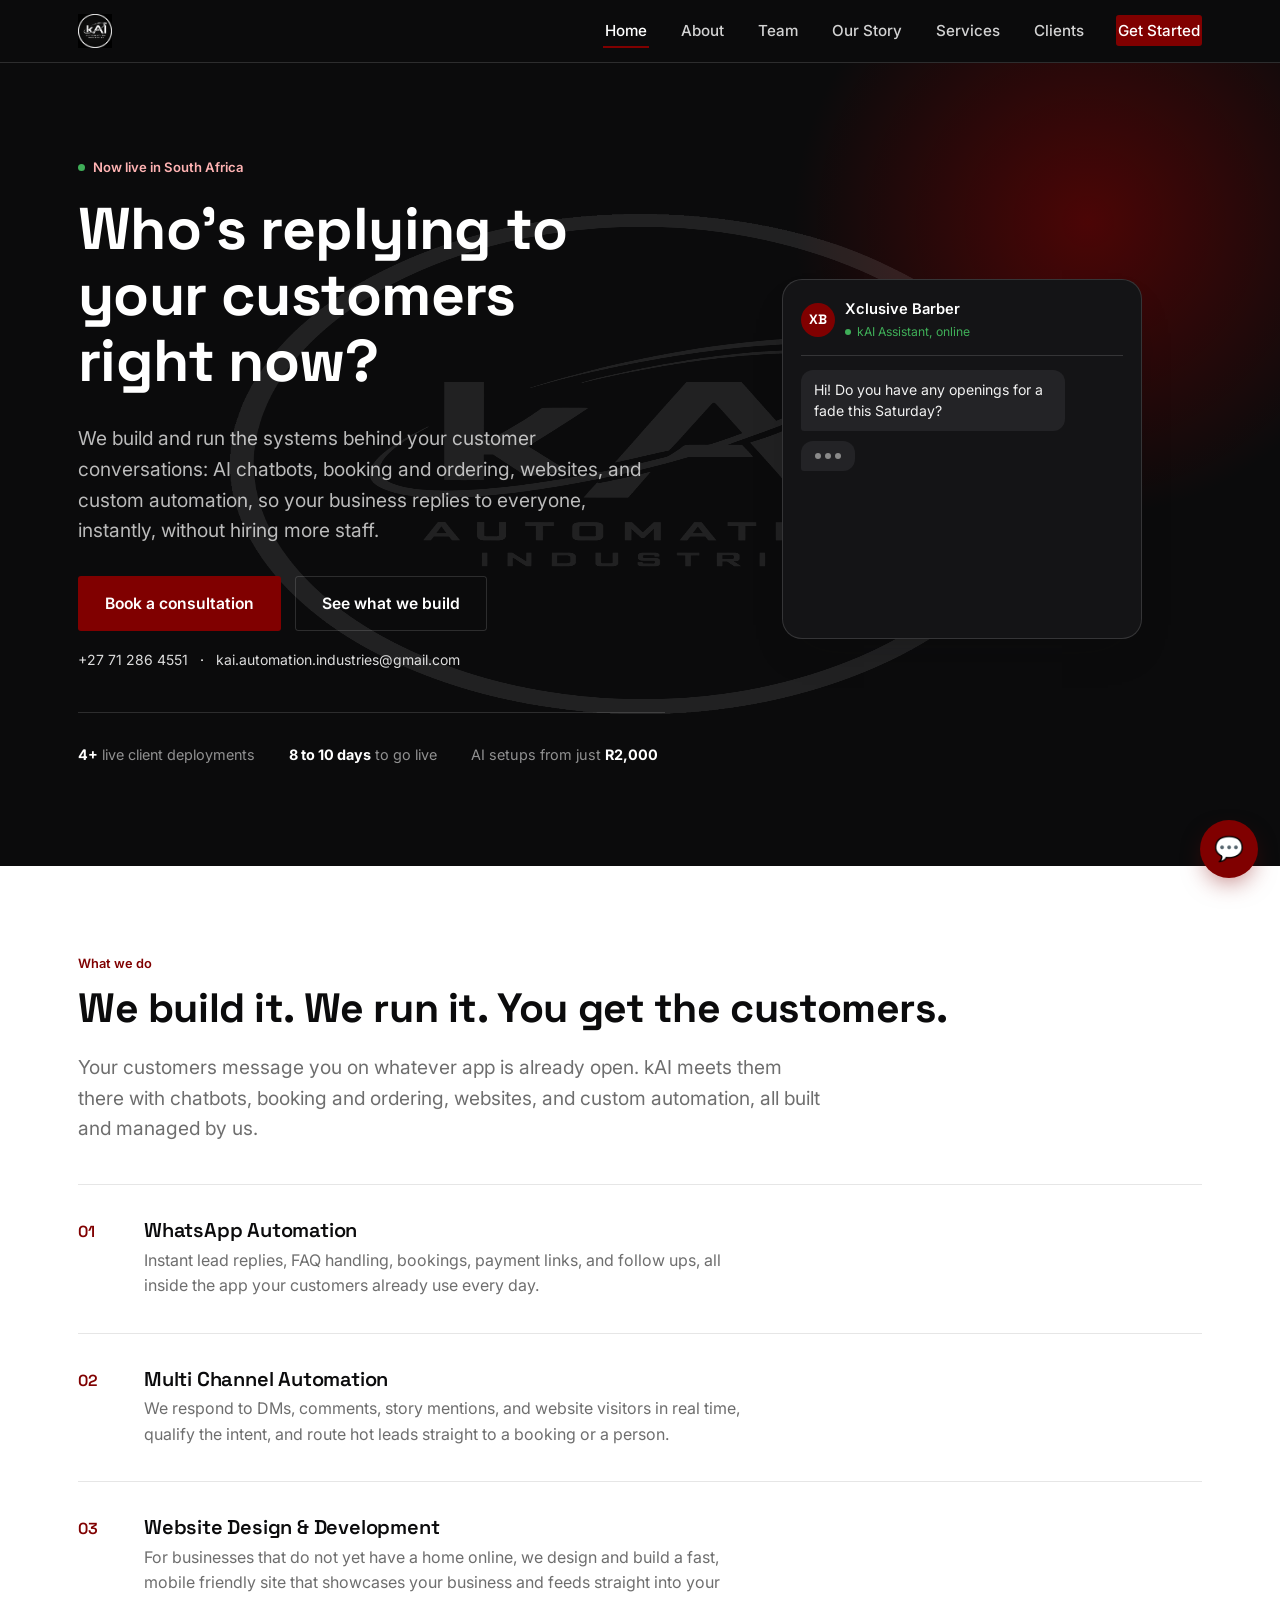
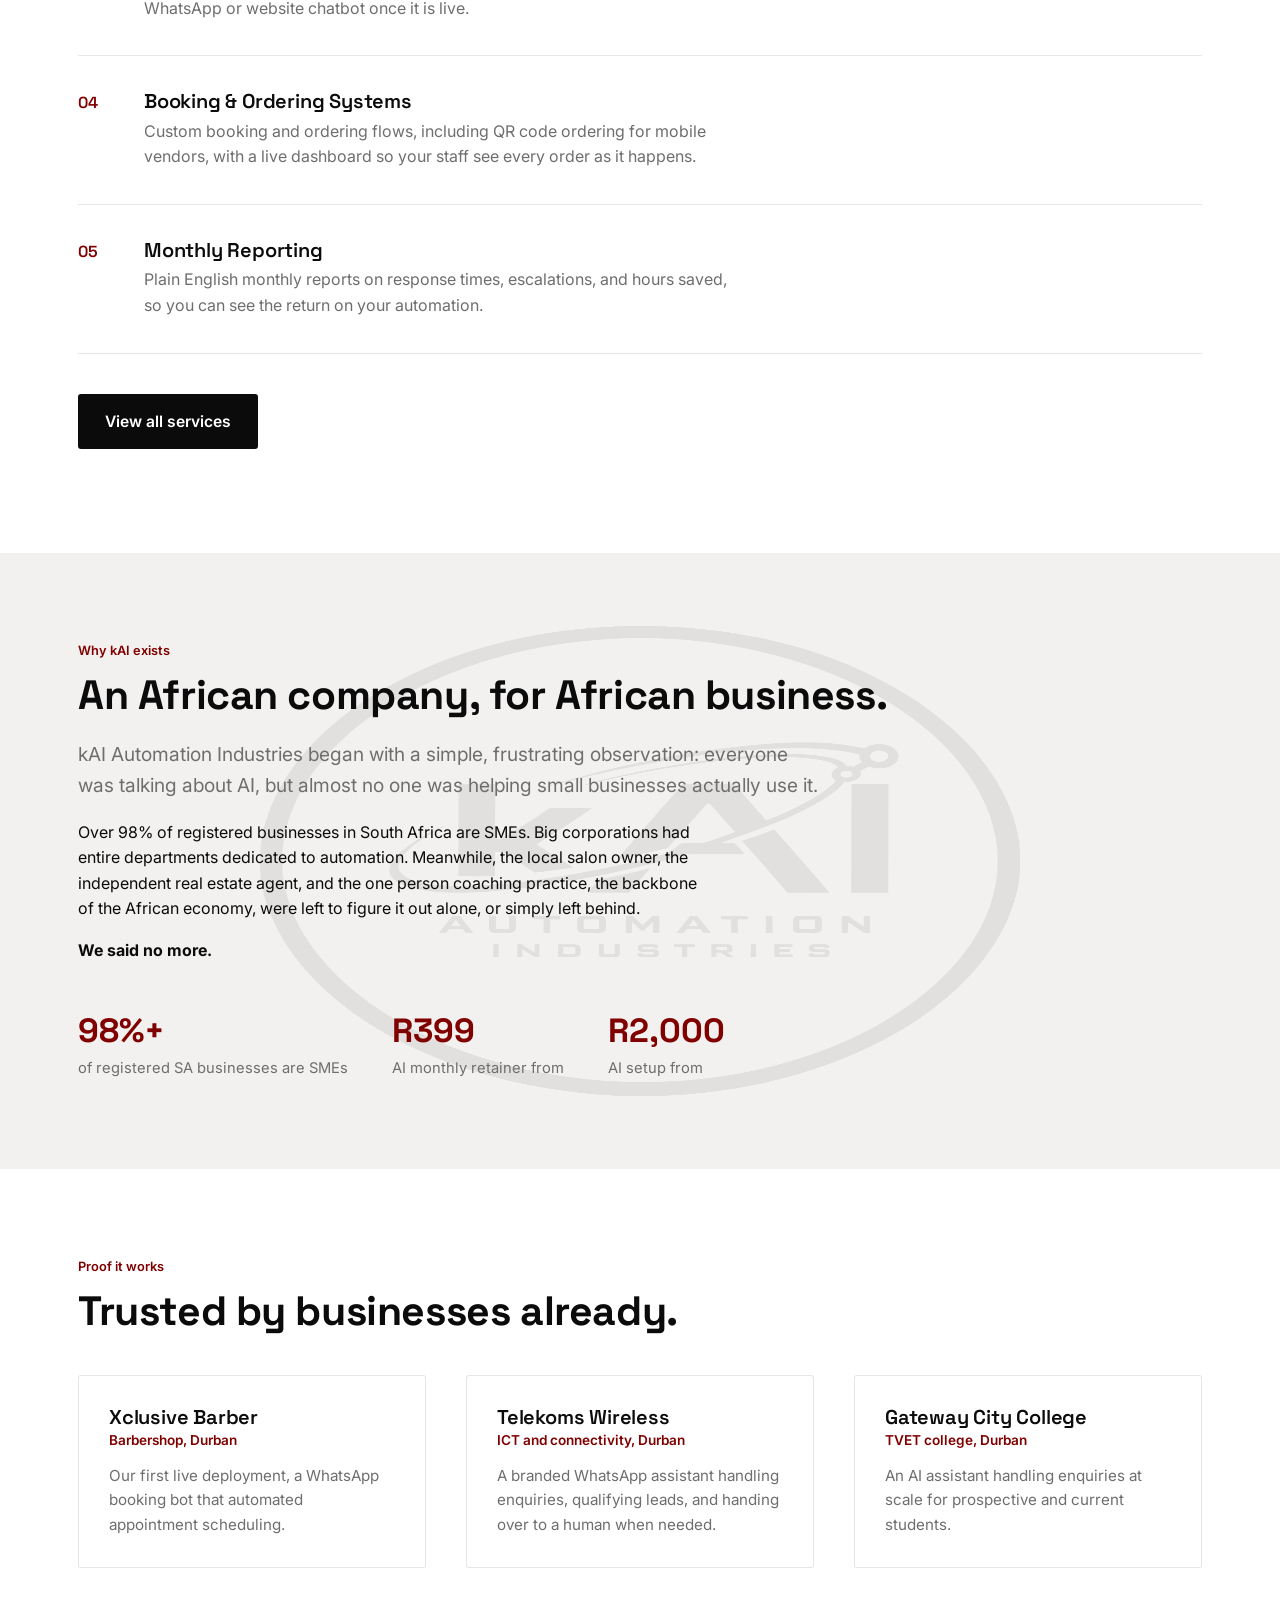
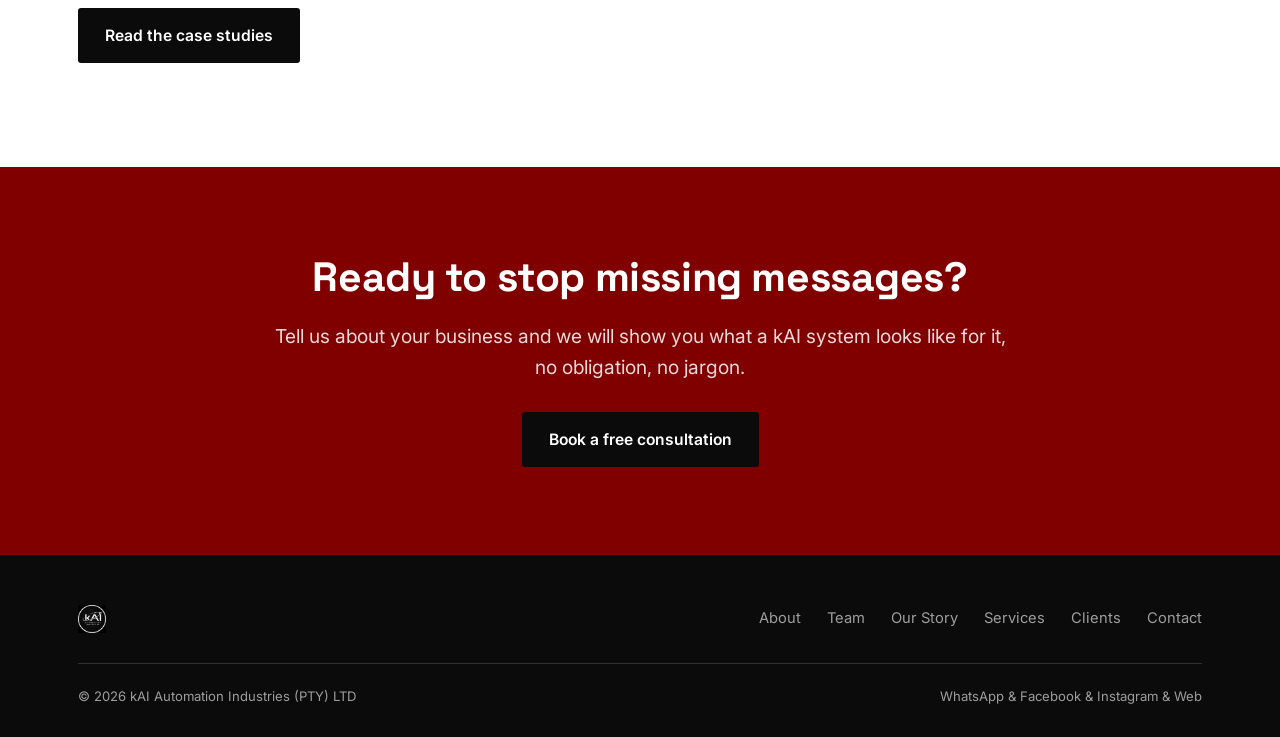
<file: index.html>
<!DOCTYPE html>
<html lang="en">
<head>
<link rel="icon" type="image/png" href="/assets/kai-logo.png">
<meta charset="UTF-8">
<meta name="viewport" content="width=device-width, initial-scale=1.0">
<title>kAI Automation Industries | AI Chatbots &amp; Automation for South African SMEs</title>
<meta name="description" content="AI automation, WhatsApp systems, websites and business workflows built for South African SMEs.">
<link rel="stylesheet" href="styles.css">
</head>
<body>
<header class="site-header">
<nav class="nav">
<a href="index.html" class="nav-brand"><img src="assets/kai-logo.png" alt="kAI Automation Industries logo"></a>
<button class="nav-toggle" aria-label="Toggle navigation" aria-expanded="false">&#9776;</button>
<ul class="nav-links"><li><a href="index.html" aria-current="page" class="">Home</a></li><li><a href="about.html" class="">About</a></li><li><a href="team.html" class="">Team</a></li><li><a href="story.html" class="">Our Story</a></li><li><a href="services.html" class="">Services</a></li><li><a href="clients.html" class="">Clients</a></li><li><a href="contact.html" class="nav-cta">Get Started</a></li></ul>
</nav>
</header><section class="hero">
<div class="hero-logo-watermark" aria-hidden="true"></div>
<div class="container hero-grid">
<div>
<div class="hero-kicker"><span class="dot"></span> Now live in South Africa</div>
<h1>Who's replying to your customers right now?</h1>
<p class="lead">We build and run the systems behind your customer conversations: AI chatbots, booking and ordering, websites, and custom automation, so your business replies to everyone, instantly, without hiring more staff.</p>
<div class="hero-actions"><a href="contact.html" class="btn btn-primary">Book a consultation</a><a href="services.html" class="btn btn-outline">See what we build</a></div><div class="hero-contact"><a href="tel:+27712864551">+27 71 286 4551</a><span>·</span><a href="mailto:kai.automation.industries@gmail.com">kai.automation.industries@gmail.com</a></div>
<div class="trust-strip"><span><strong>4+</strong> live client deployments</span><span><strong>8 to 10 days</strong> to go live</span><span>AI setups from just <strong>R2,000</strong></span></div>
</div>
<div><div class="phone"><div class="phone-head"><div class="phone-avatar">XB</div><div><div class="name">Xclusive Barber</div><div class="status"><span class="dot"></span> kAI Assistant, online</div></div></div><div class="phone-body" id="heroPhoneBody"></div></div></div>
</div>
</section>

<section class="section">
<div class="container">
<div class="eyebrow">What we do</div>
<h2>We build it. We run it. You get the customers.</h2>
<p class="lead">Your customers message you on whatever app is already open. kAI meets them there with chatbots, booking and ordering, websites, and custom automation, all built and managed by us.</p>
<div class="divider-list mt-40">
<div class="service-row"><span class="idx">01</span><div><h3>WhatsApp Automation</h3><p>Instant lead replies, FAQ handling, bookings, payment links, and follow ups, all inside the app your customers already use every day.</p></div></div>
<div class="service-row"><span class="idx">02</span><div><h3>Multi Channel Automation</h3><p>We respond to DMs, comments, story mentions, and website visitors in real time, qualify the intent, and route hot leads straight to a booking or a person.</p></div></div>
<div class="service-row"><span class="idx">03</span><div><h3>Website Design &amp; Development</h3><p>For businesses that do not yet have a home online, we design and build a fast, mobile friendly site that showcases your business and feeds straight into your WhatsApp or website chatbot once it is live.</p></div></div>
<div class="service-row"><span class="idx">04</span><div><h3>Booking &amp; Ordering Systems</h3><p>Custom booking and ordering flows, including QR code ordering for mobile vendors, with a live dashboard so your staff see every order as it happens.</p></div></div>
<div class="service-row"><span class="idx">05</span><div><h3>Monthly Reporting</h3><p>Plain English monthly reports on response times, escalations, and hours saved, so you can see the return on your automation.</p></div></div>
</div>
<p class="mt-40"><a href="services.html" class="btn btn-ink">View all services</a></p>
</div>
</section>

<section class="section section--surface logo-watermark">
<div class="container">
<div class="eyebrow">Why kAI exists</div>
<h2>An African company, for African business.</h2>
<p class="lead measure">kAI Automation Industries began with a simple, frustrating observation: everyone was talking about AI, but almost no one was helping small businesses actually use it.</p>
<p class="measure">Over 98% of registered businesses in South Africa are SMEs. Big corporations had entire departments dedicated to automation. Meanwhile, the local salon owner, the independent real estate agent, and the one person coaching practice, the backbone of the African economy, were left to figure it out alone, or simply left behind.</p>
<p class="measure"><strong>We said no more.</strong></p>
<div class="stat-row mt-40"><div class="stat"><div class="num">98%+</div><div class="label">of registered SA businesses are SMEs</div></div><div class="stat"><div class="num">R399</div><div class="label">AI monthly retainer from</div></div><div class="stat"><div class="num">R2,000</div><div class="label">AI setup from</div></div></div>
</div>
</section>

<section class="section">
<div class="container">
<div class="eyebrow">Proof it works</div>
<h2>Trusted by businesses already.</h2>
<div class="grid grid--3 mt-40">
<div class="client-card"><h3>Xclusive Barber</h3><div class="sector">Barbershop, Durban</div><p>Our first live deployment, a WhatsApp booking bot that automated appointment scheduling.</p></div>
<div class="client-card"><h3>Telekoms Wireless</h3><div class="sector">ICT and connectivity, Durban</div><p>A branded WhatsApp assistant handling enquiries, qualifying leads, and handing over to a human when needed.</p></div>
<div class="client-card"><h3>Gateway City College</h3><div class="sector">TVET college, Durban</div><p>An AI assistant handling enquiries at scale for prospective and current students.</p></div>
</div>
<p class="mt-40"><a href="clients.html" class="btn btn-ink">Read the case studies</a></p>
</div>
</section>

<section class="section section--maroon center">
<div class="container"><h2>Ready to stop missing messages?</h2><p class="lead" style="color:rgba(255,255,255,0.85);margin-left:auto;margin-right:auto;">Tell us about your business and we will show you what a kAI system looks like for it, no obligation, no jargon.</p><a href="contact.html" class="btn btn-ink" style="margin-top:10px;">Book a free consultation</a></div>
</section><footer class="site-footer">
<div class="container">
<div class="footer-top">
<div class="footer-brand"><img src="assets/kai-logo.png" alt="kAI Automation Industries logo"></div>
<ul class="footer-links">
<li><a href="about.html">About</a></li><li><a href="team.html">Team</a></li><li><a href="story.html">Our Story</a></li><li><a href="services.html">Services</a></li><li><a href="clients.html">Clients</a></li><li><a href="contact.html">Contact</a></li>
</ul>
</div>
<div class="footer-bottom">
<span>&copy; <span id="year"></span> kAI Automation Industries (PTY) LTD</span>
<span>WhatsApp &amp; Facebook &amp; Instagram &amp; Web</span>
</div>
</div>
</footer>
<div class="kai-widget" id="kaiWidget">
<div class="kai-widget-panel">
<div class="kai-widget-header"><span class="dot"></span><div><div class="title">kAI Assistant</div><div class="sub">Typically replies in seconds</div></div></div>
<div class="kai-widget-body"><div class="bubble in">Hi, I'm the kAI assistant. Ask me about pricing, channels, or booking a demo.</div></div>
<div class="kai-widget-quick">
<button class="kai-chip" data-key="pricing">What does it cost?</button>
<button class="kai-chip" data-key="channels">Which platforms?</button>
<button class="kai-chip" data-key="demo">Book a demo</button>
<button class="kai-chip" data-key="human">Talk to a human</button>
</div>
</div>
<button class="kai-widget-btn" aria-label="Open kAI assistant">&#128172;</button>
</div>
<script src="script.js"></script>
</body></html>
</file>
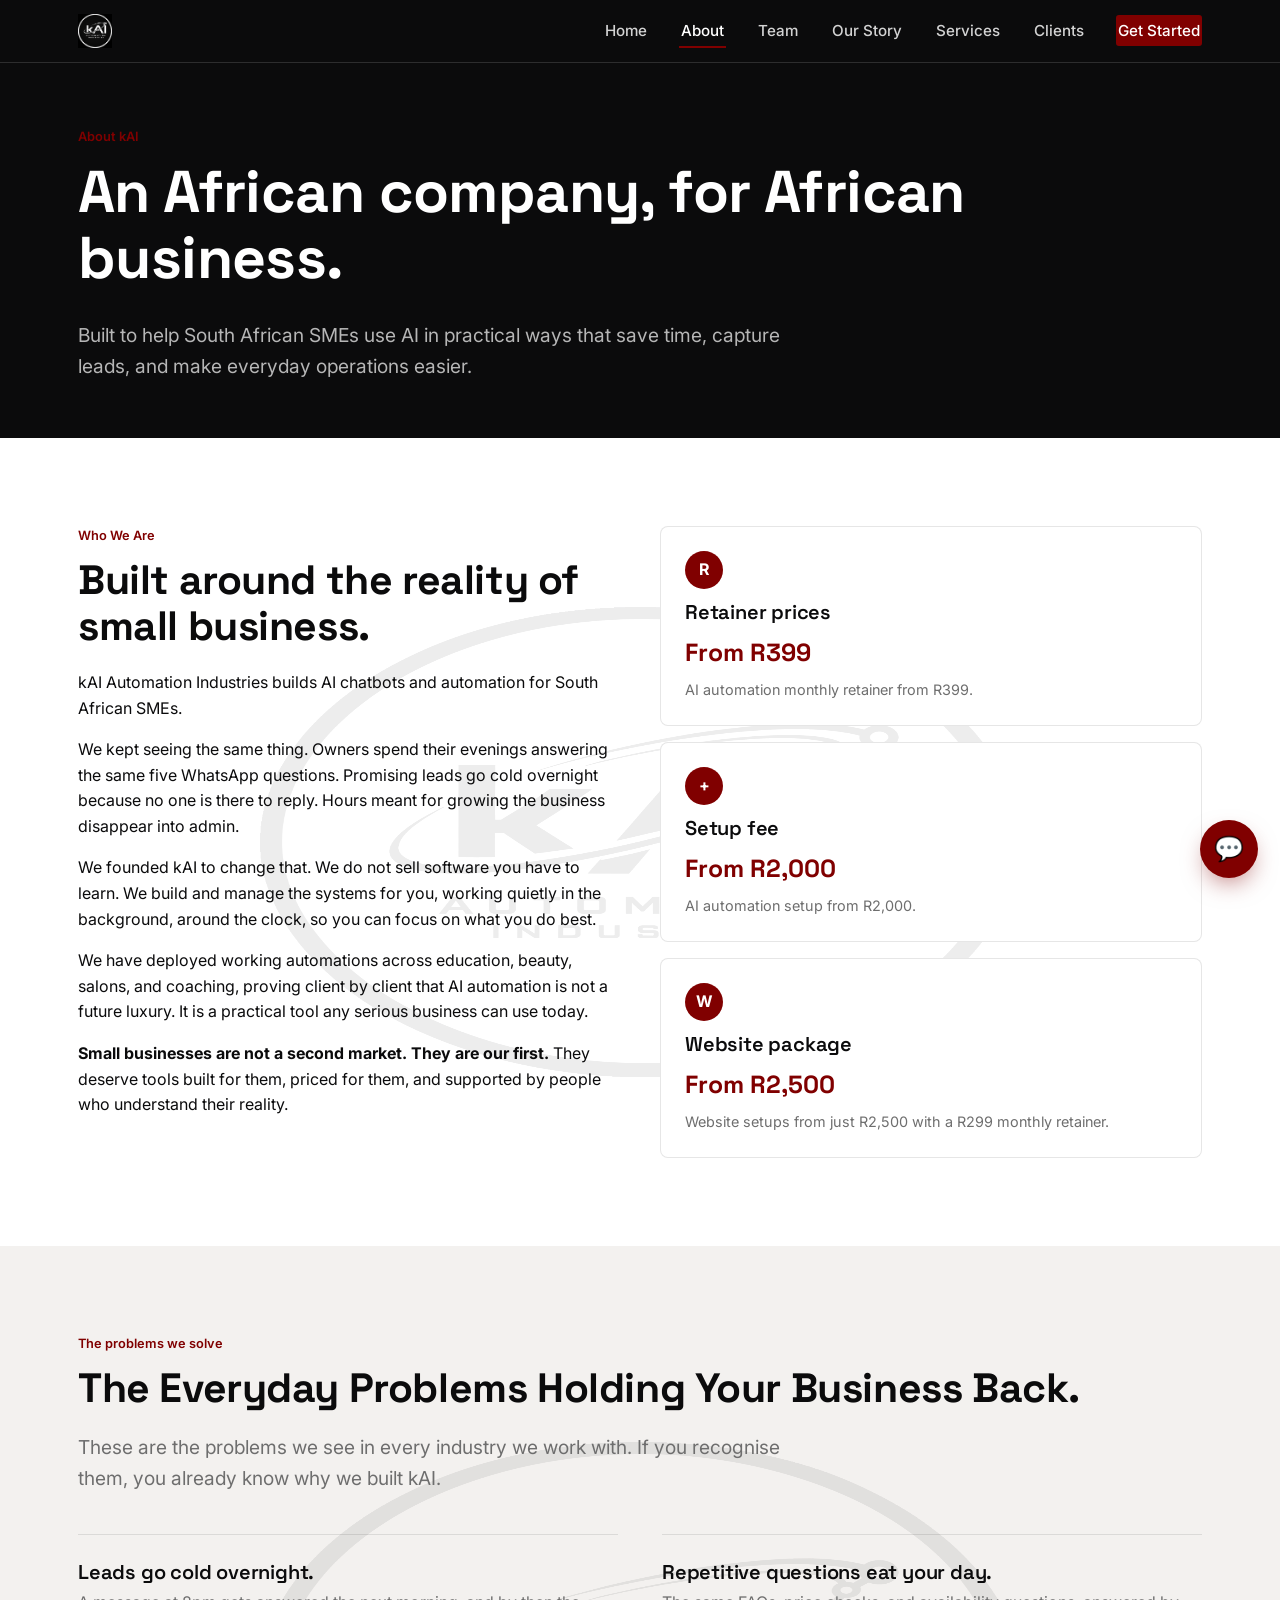
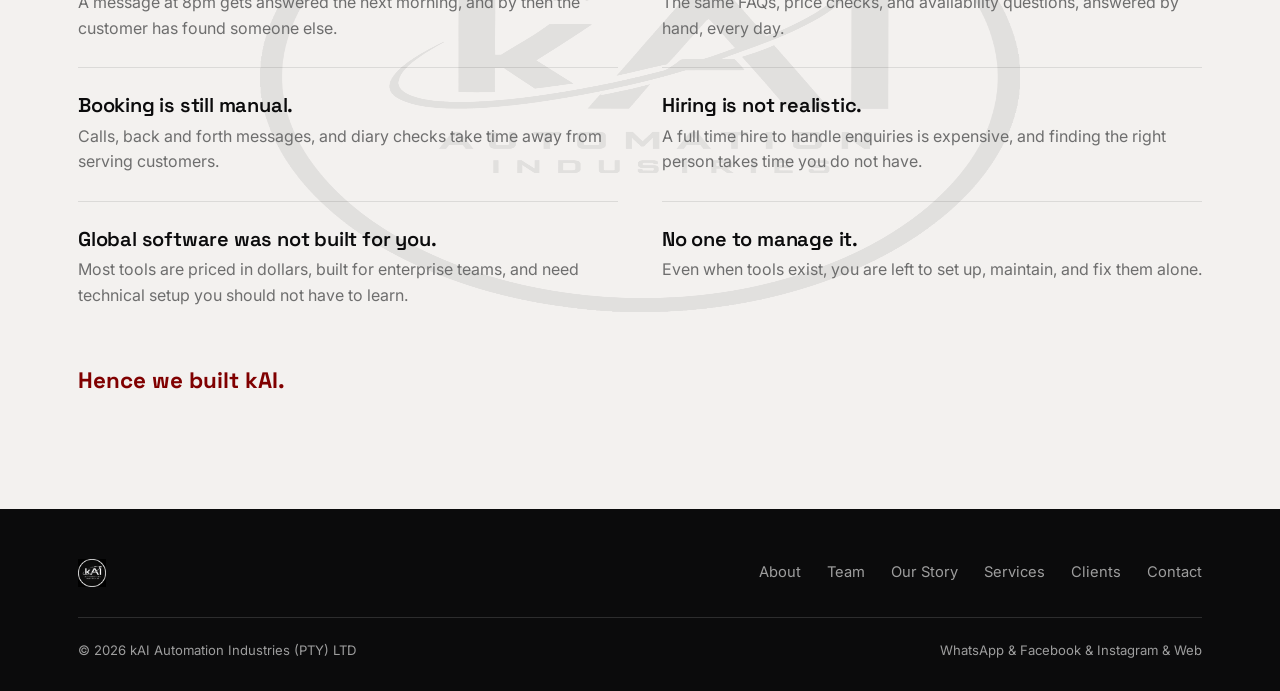
<file: about.html>
<!DOCTYPE html>
<html lang="en">
<head>
<link rel="icon" type="image/png" href="/assets/kai-logo.png">
<meta charset="UTF-8">
<meta name="viewport" content="width=device-width, initial-scale=1.0">
<title>About | kAI Automation Industries</title>
<meta name="description" content="kAI Automation Industries builds AI chatbots and automation for South African SMEs.">
<link rel="stylesheet" href="styles.css">
</head>
<body>
<header class="site-header">
<nav class="nav">
<a href="index.html" class="nav-brand"><img src="assets/kai-logo.png" alt="kAI Automation Industries logo"></a>
<button class="nav-toggle" aria-label="Toggle navigation" aria-expanded="false">&#9776;</button>
<ul class="nav-links"><li><a href="index.html" class="">Home</a></li><li><a href="about.html" aria-current="page" class="">About</a></li><li><a href="team.html" class="">Team</a></li><li><a href="story.html" class="">Our Story</a></li><li><a href="services.html" class="">Services</a></li><li><a href="clients.html" class="">Clients</a></li><li><a href="contact.html" class="nav-cta">Get Started</a></li></ul>
</nav>
</header><section class="page-hero"><div class="container"><div class="eyebrow">About kAI</div><h1>An African company, for African business.</h1><p class="lead">Built to help South African SMEs use AI in practical ways that save time, capture leads, and make everyday operations easier.</p></div></section>
<section class="section logo-watermark"><div class="container grid grid--2"><div><div class="eyebrow">Who We Are</div><h2>Built around the reality of small business.</h2><p class="measure">kAI Automation Industries builds AI chatbots and automation for South African SMEs.</p><p class="measure">We kept seeing the same thing. Owners spend their evenings answering the same five WhatsApp questions. Promising leads go cold overnight because no one is there to reply. Hours meant for growing the business disappear into admin.</p><p class="measure">We founded kAI to change that. We do not sell software you have to learn. We build and manage the systems for you, working quietly in the background, around the clock, so you can focus on what you do best.</p><p class="measure">We have deployed working automations across education, beauty, salons, and coaching, proving client by client that AI automation is not a future luxury. It is a practical tool any serious business can use today.</p><p class="measure"><strong>Small businesses are not a second market. They are our first.</strong> They deserve tools built for them, priced for them, and supported by people who understand their reality.</p></div><div class="about-side"><div class="pricing-icon-card"><div class="icon">R</div><h3>Retainer prices</h3><strong>From R399</strong><p>AI automation monthly retainer from R399.</p></div><div class="pricing-icon-card"><div class="icon">+</div><h3>Setup fee</h3><strong>From R2,000</strong><p>AI automation setup from R2,000.</p></div><div class="pricing-icon-card"><div class="icon">W</div><h3>Website package</h3><strong>From R2,500</strong><p>Website setups from just R2,500 with a R299 monthly retainer.</p></div></div></div></section>
<section class="section section--surface logo-watermark"><div class="container"><div class="eyebrow">The problems we solve</div><h2>The Everyday Problems Holding Your Business Back.</h2><p class="lead">These are the problems we see in every industry we work with. If you recognise them, you already know why we built kAI.</p><div class="problem-list mt-40">
<div><h3>Leads go cold overnight.</h3><p>A message at 8pm gets answered the next morning, and by then the customer has found someone else.</p></div>
<div><h3>Repetitive questions eat your day.</h3><p>The same FAQs, price checks, and availability questions, answered by hand, every day.</p></div>
<div><h3>Booking is still manual.</h3><p>Calls, back and forth messages, and diary checks take time away from serving customers.</p></div>
<div><h3>Hiring is not realistic.</h3><p>A full time hire to handle enquiries is expensive, and finding the right person takes time you do not have.</p></div>
<div><h3>Global software was not built for you.</h3><p>Most tools are priced in dollars, built for enterprise teams, and need technical setup you should not have to learn.</p></div>
<div><h3>No one to manage it.</h3><p>Even when tools exist, you are left to set up, maintain, and fix them alone.</p></div>
</div><p class="closing-line">Hence we built kAI.</p></div></section><footer class="site-footer">
<div class="container">
<div class="footer-top">
<div class="footer-brand"><img src="assets/kai-logo.png" alt="kAI Automation Industries logo"></div>
<ul class="footer-links">
<li><a href="about.html">About</a></li><li><a href="team.html">Team</a></li><li><a href="story.html">Our Story</a></li><li><a href="services.html">Services</a></li><li><a href="clients.html">Clients</a></li><li><a href="contact.html">Contact</a></li>
</ul>
</div>
<div class="footer-bottom">
<span>&copy; <span id="year"></span> kAI Automation Industries (PTY) LTD</span>
<span>WhatsApp &amp; Facebook &amp; Instagram &amp; Web</span>
</div>
</div>
</footer>
<div class="kai-widget" id="kaiWidget">
<div class="kai-widget-panel">
<div class="kai-widget-header"><span class="dot"></span><div><div class="title">kAI Assistant</div><div class="sub">Typically replies in seconds</div></div></div>
<div class="kai-widget-body"><div class="bubble in">Hi, I'm the kAI assistant. Ask me about pricing, channels, or booking a demo.</div></div>
<div class="kai-widget-quick">
<button class="kai-chip" data-key="pricing">What does it cost?</button>
<button class="kai-chip" data-key="channels">Which platforms?</button>
<button class="kai-chip" data-key="demo">Book a demo</button>
<button class="kai-chip" data-key="human">Talk to a human</button>
</div>
</div>
<button class="kai-widget-btn" aria-label="Open kAI assistant">&#128172;</button>
</div>
<script src="script.js"></script>
</body></html>
</file>
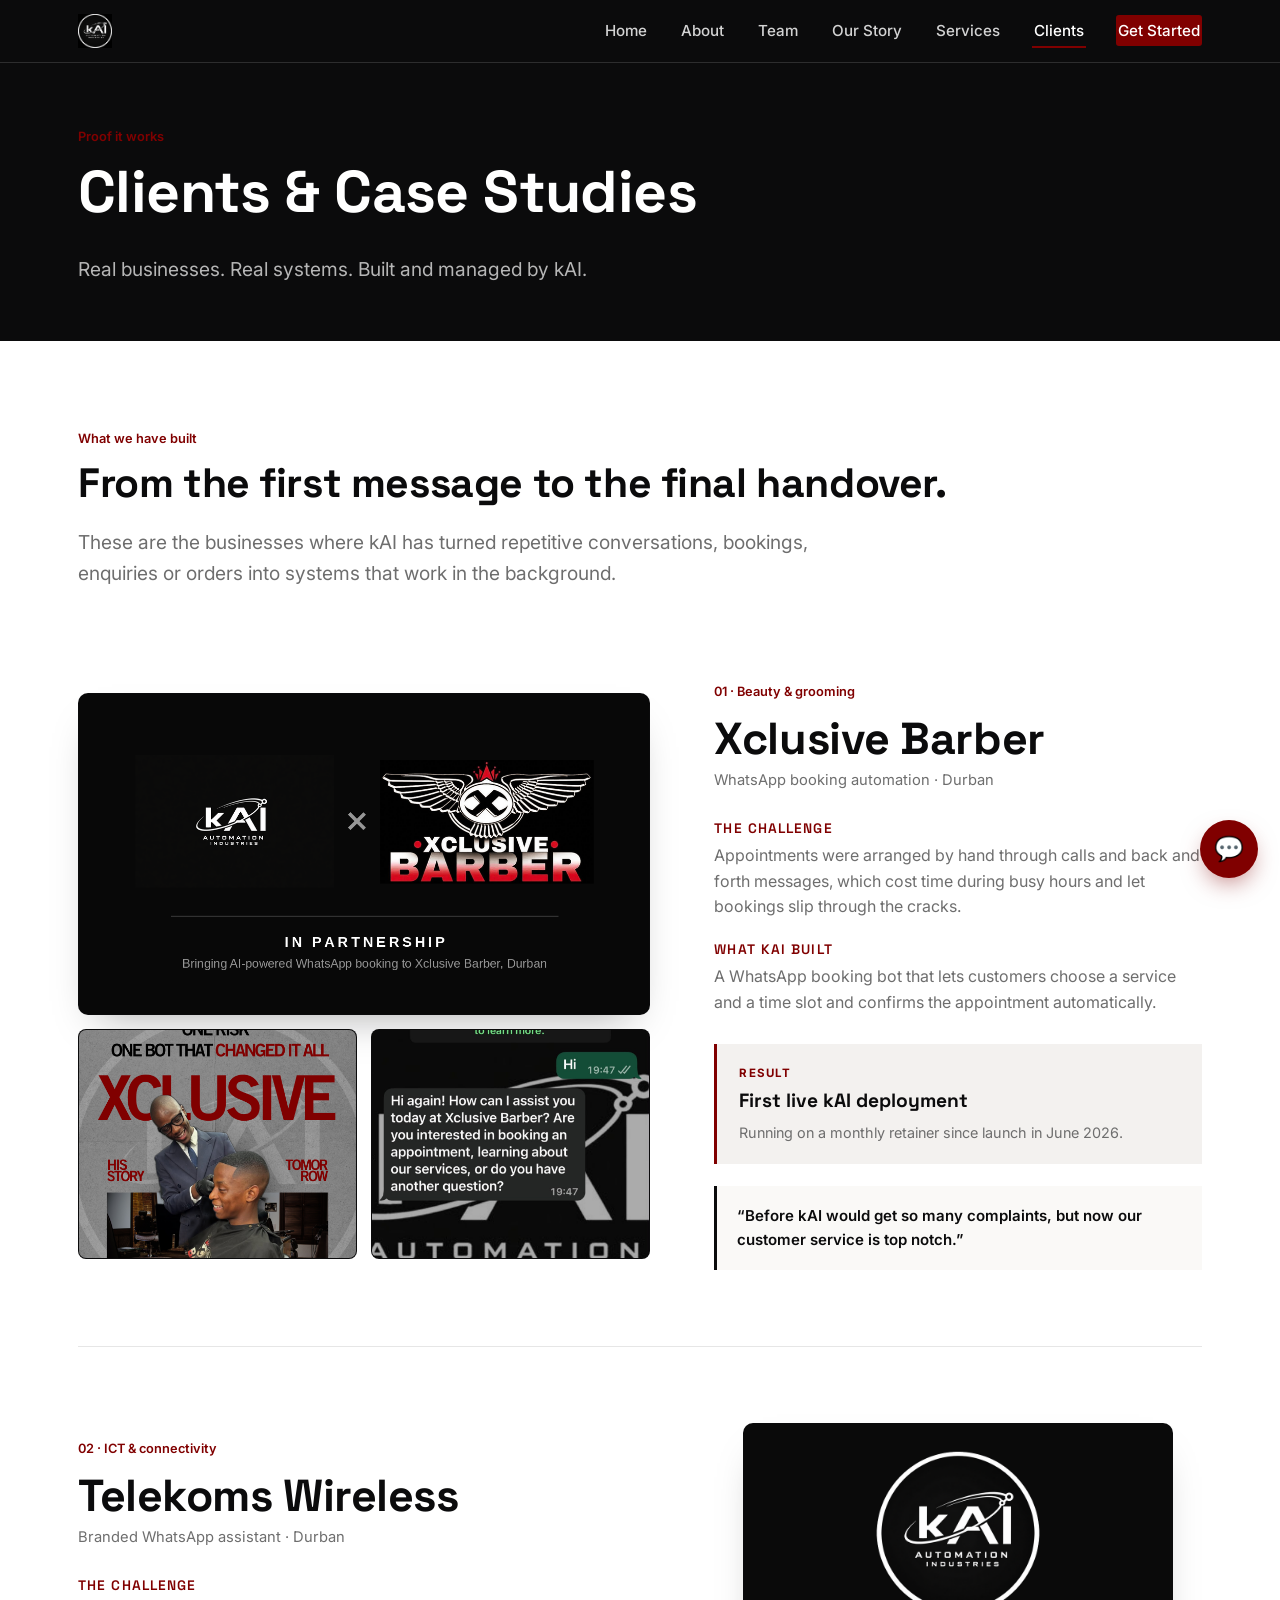
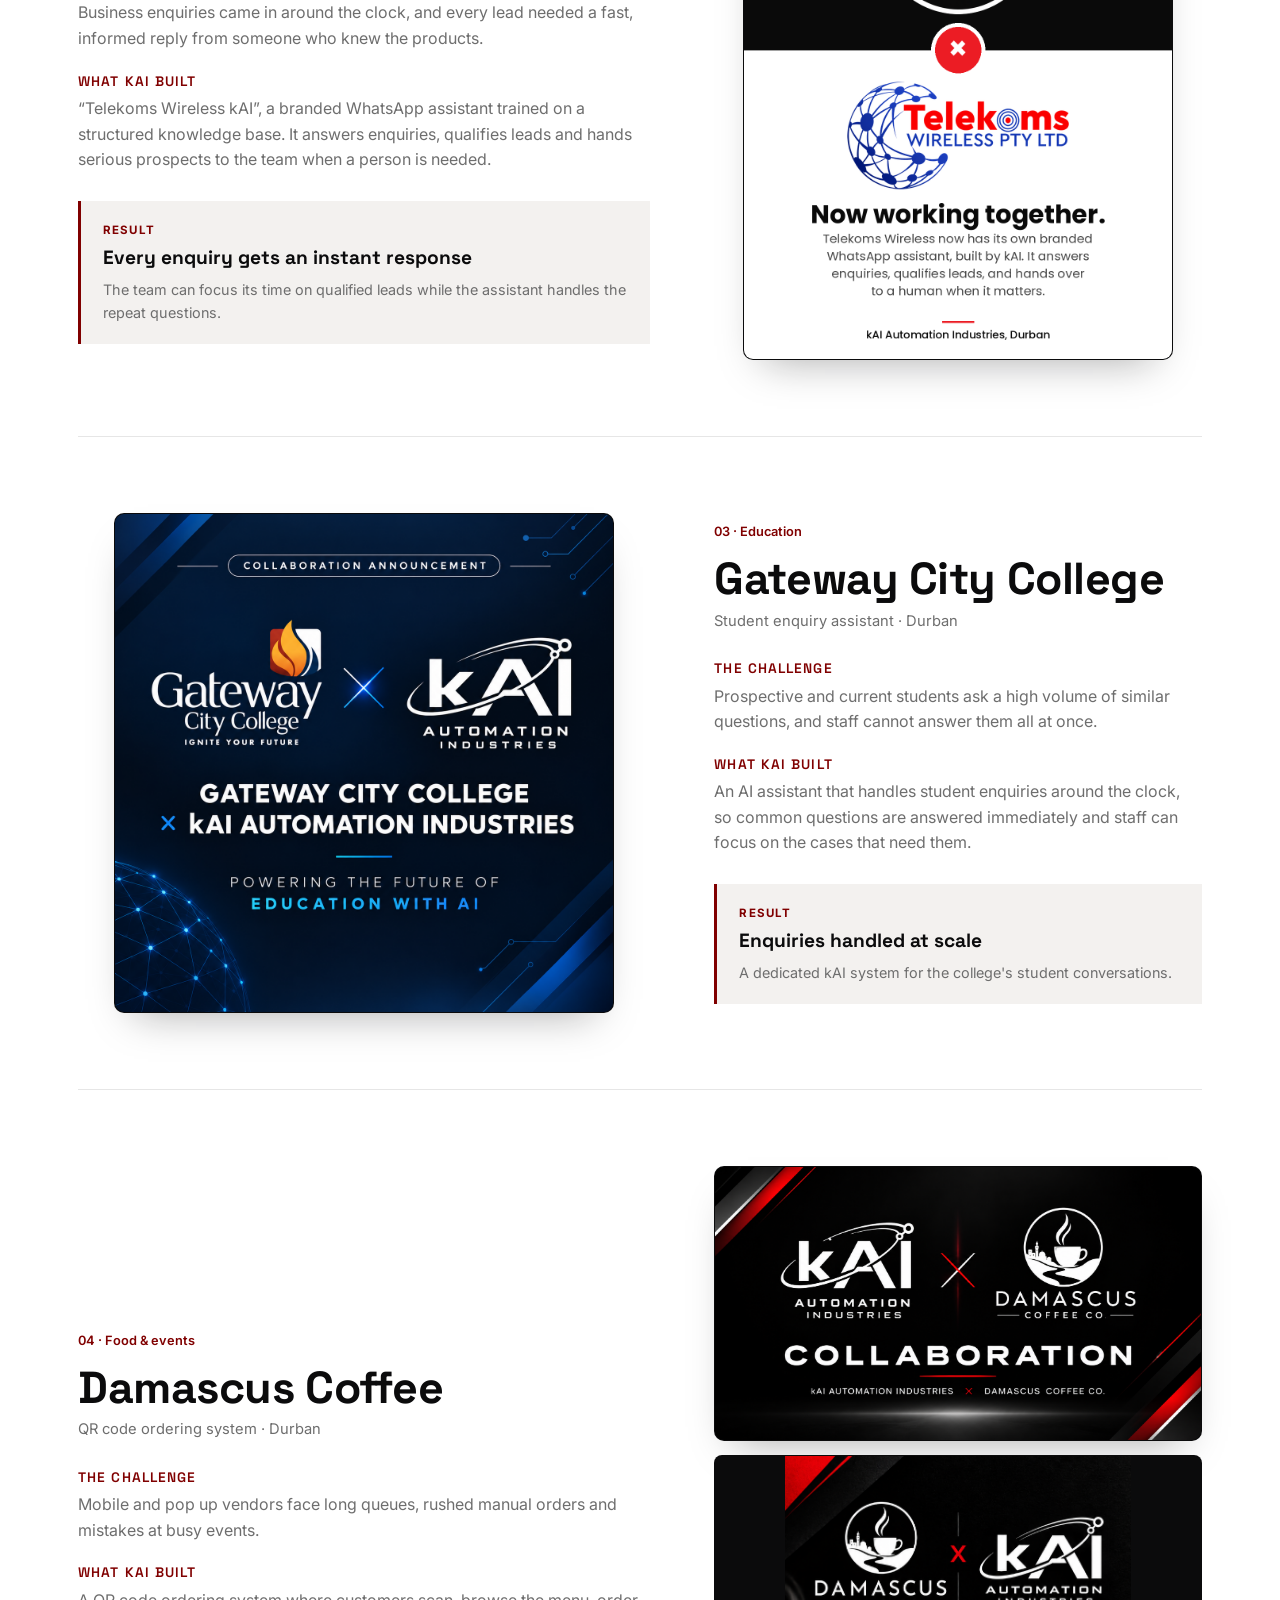
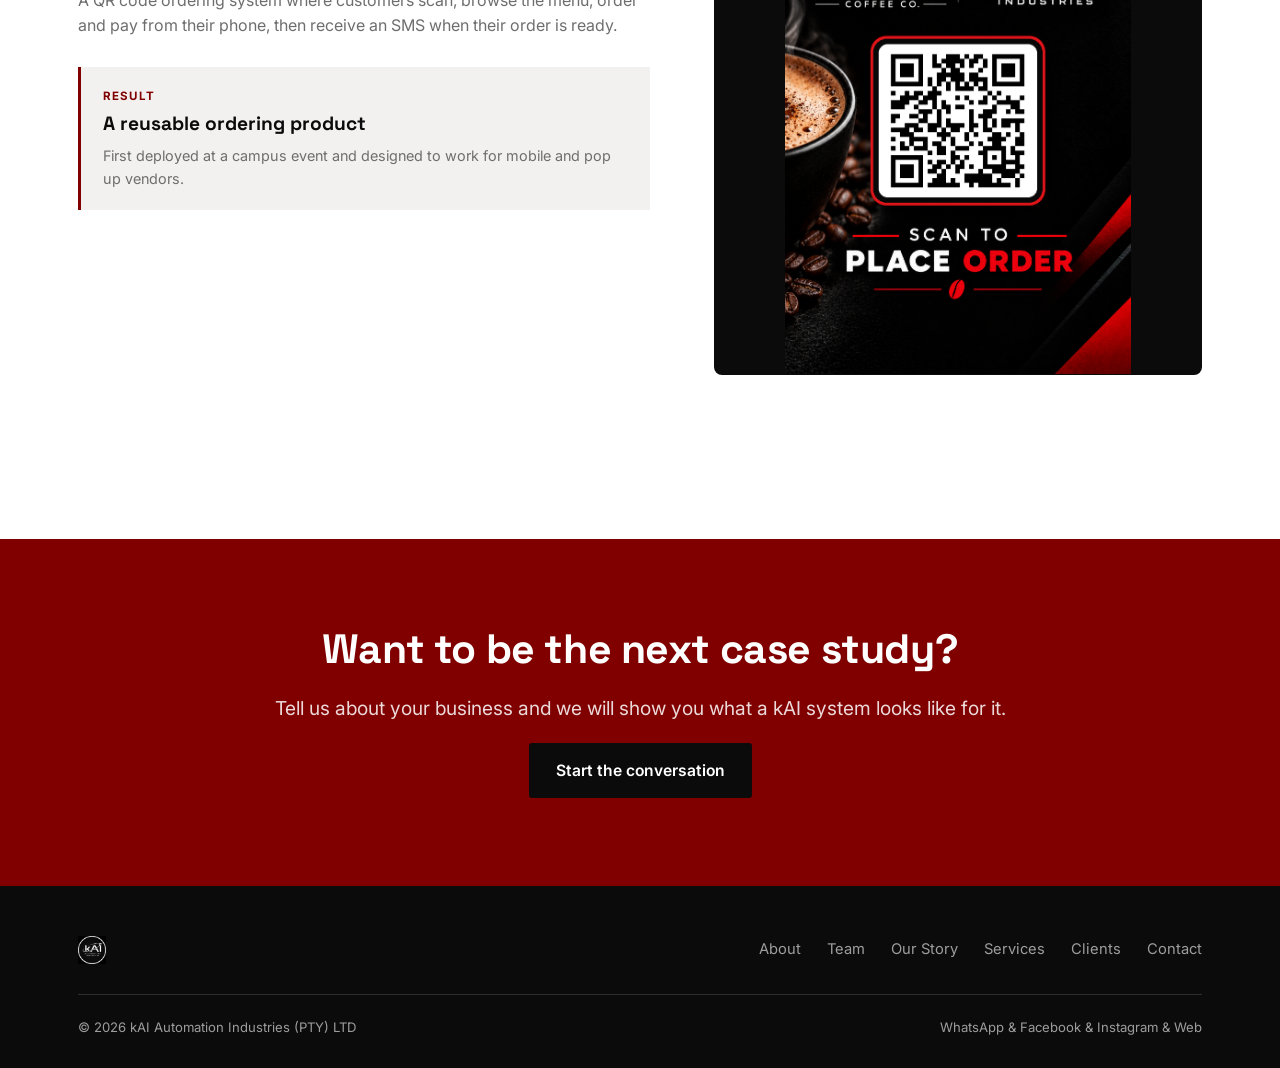
<file: clients.html>
<!DOCTYPE html>
<html lang="en">
<head>
<link rel="icon" type="image/png" href="/assets/kai-logo.png">
<meta charset="UTF-8">
<meta name="viewport" content="width=device-width, initial-scale=1.0">
<title>Our Clients &amp; AI Automation Case Studies | kAI</title>
<meta name="description" content="Explore kAI Automation Industries' client projects and AI automation case studies across beauty, ICT, education and food businesses in South Africa.">
<link rel="stylesheet" href="styles.css">
</head>
<body>
<header class="site-header">
<nav class="nav">
<a href="index.html" class="nav-brand"><img src="assets/kai-logo.png" alt="kAI Automation Industries logo"></a>
<button class="nav-toggle" aria-label="Toggle navigation" aria-expanded="false">&#9776;</button>
<ul class="nav-links"><li><a href="index.html">Home</a></li><li><a href="about.html">About</a></li><li><a href="team.html">Team</a></li><li><a href="story.html">Our Story</a></li><li><a href="services.html">Services</a></li><li><a href="clients.html" aria-current="page">Clients</a></li><li><a href="contact.html" class="nav-cta">Get Started</a></li></ul>
</nav>
</header>

<section class="page-hero">
  <div class="container">
    <div class="eyebrow">Proof it works</div>
    <h1>Clients &amp; Case Studies</h1>
    <p class="lead">Real businesses. Real systems. Built and managed by kAI.</p>
  </div>
</section>

<section class="section clients-intro">
  <div class="container">
    <div class="eyebrow">What we have built</div>
    <h2>From the first message to the final handover.</h2>
    <p class="lead measure">These are the businesses where kAI has turned repetitive conversations, bookings, enquiries or orders into systems that work in the background.</p>
  </div>
</section>

<section class="section clients-list">
<div class="container">

<article class="client-case">
  <div class="client-case-media client-case-media--wide">
    <img src="./assets/xclusive-partnership.png" alt="kAI and Xclusive Barber partnership" loading="eager">
    <div class="client-case-thumbs">
      <img src="./assets/xclusive-result.png" alt="Xclusive Barber promotional image" loading="eager">
      <img src="./assets/xclusive-whatsapp.jpg" alt="Xclusive Barber kAI WhatsApp assistant conversation" loading="eager">
    </div>
  </div>
  <div class="client-case-copy">
    <div class="eyebrow">01 · Beauty &amp; grooming</div>
    <h2>Xclusive Barber</h2>
    <p class="client-case-tag">WhatsApp booking automation · Durban</p>
    <div class="client-case-block"><h3>The challenge</h3><p>Appointments were arranged by hand through calls and back and forth messages, which cost time during busy hours and let bookings slip through the cracks.</p></div>
    <div class="client-case-block"><h3>What kAI built</h3><p>A WhatsApp booking bot that lets customers choose a service and a time slot and confirms the appointment automatically.</p></div>
    <div class="client-result"><span>Result</span><strong>First live kAI deployment</strong><p>Running on a monthly retainer since launch in June 2026.</p></div>
    <blockquote>“Before kAI would get so many complaints, but now our customer service is top notch.”</blockquote>
  </div>
</article>

<article class="client-case client-case--reverse">
  <div class="client-case-media client-case-media--portrait">
    <img src="./assets/telekoms.png" alt="Telekoms Wireless and kAI branded WhatsApp assistant" loading="eager">
  </div>
  <div class="client-case-copy">
    <div class="eyebrow">02 · ICT &amp; connectivity</div>
    <h2>Telekoms Wireless</h2>
    <p class="client-case-tag">Branded WhatsApp assistant · Durban</p>
    <div class="client-case-block"><h3>The challenge</h3><p>Business enquiries came in around the clock, and every lead needed a fast, informed reply from someone who knew the products.</p></div>
    <div class="client-case-block"><h3>What kAI built</h3><p>“Telekoms Wireless kAI”, a branded WhatsApp assistant trained on a structured knowledge base. It answers enquiries, qualifies leads and hands serious prospects to the team when a person is needed.</p></div>
    <div class="client-result"><span>Result</span><strong>Every enquiry gets an instant response</strong><p>The team can focus its time on qualified leads while the assistant handles the repeat questions.</p></div>
  </div>
</article>

<article class="client-case">
  <div class="client-case-media client-case-media--square">
    <img src="./assets/gateway-city-college.png" alt="Gateway City College and kAI Automation Industries collaboration" loading="eager">
  </div>
  <div class="client-case-copy">
    <div class="eyebrow">03 · Education</div>
    <h2>Gateway City College</h2>
    <p class="client-case-tag">Student enquiry assistant · Durban</p>
    <div class="client-case-block"><h3>The challenge</h3><p>Prospective and current students ask a high volume of similar questions, and staff cannot answer them all at once.</p></div>
    <div class="client-case-block"><h3>What kAI built</h3><p>An AI assistant that handles student enquiries around the clock, so common questions are answered immediately and staff can focus on the cases that need them.</p></div>
    <div class="client-result"><span>Result</span><strong>Enquiries handled at scale</strong><p>A dedicated kAI system for the college's student conversations.</p></div>
  </div>
</article>

<article class="client-case client-case--reverse">
  <div class="client-case-media client-case-media--wide">
    <img src="./assets/damascus-collab.png" alt="kAI and Damascus Coffee collaboration" loading="eager">
    <div class="client-case-thumbs">
      <img src="./assets/damascus-qr.png" alt="Damascus Coffee QR code ordering system" loading="eager">
    </div>
  </div>
  <div class="client-case-copy">
    <div class="eyebrow">04 · Food &amp; events</div>
    <h2>Damascus Coffee</h2>
    <p class="client-case-tag">QR code ordering system · Durban</p>
    <div class="client-case-block"><h3>The challenge</h3><p>Mobile and pop up vendors face long queues, rushed manual orders and mistakes at busy events.</p></div>
    <div class="client-case-block"><h3>What kAI built</h3><p>A QR code ordering system where customers scan, browse the menu, order and pay from their phone, then receive an SMS when their order is ready.</p></div>
    <div class="client-result"><span>Result</span><strong>A reusable ordering product</strong><p>First deployed at a campus event and designed to work for mobile and pop up vendors.</p></div>
  </div>
</article>

</div>
</section>

<section class="section section--maroon center">
<div class="container"><h2>Want to be the next case study?</h2><p class="lead" style="color:rgba(255,255,255,0.85);margin-left:auto;margin-right:auto;">Tell us about your business and we will show you what a kAI system looks like for it.</p><a href="contact.html" class="btn btn-ink">Start the conversation</a></div>
</section>

<footer class="site-footer"><div class="container"><div class="footer-top"><div class="footer-brand"><img src="assets/kai-logo.png" alt="kAI Automation Industries logo"></div><ul class="footer-links"><li><a href="about.html">About</a></li><li><a href="team.html">Team</a></li><li><a href="story.html">Our Story</a></li><li><a href="services.html">Services</a></li><li><a href="clients.html">Clients</a></li><li><a href="contact.html">Contact</a></li></ul></div><div class="footer-bottom"><span>&copy; <span id="year"></span> kAI Automation Industries (PTY) LTD</span><span>WhatsApp &amp; Facebook &amp; Instagram &amp; Web</span></div></div></footer>
<div class="kai-widget" id="kaiWidget"><div class="kai-widget-panel"><div class="kai-widget-header"><span class="dot"></span><div><div class="title">kAI Assistant</div><div class="sub">Typically replies in seconds</div></div></div><div class="kai-widget-body"><div class="bubble in">Hi, I'm the kAI assistant. Ask me about pricing, channels, or booking a demo.</div></div><div class="kai-widget-quick"><button class="kai-chip" data-key="pricing">What does it cost?</button><button class="kai-chip" data-key="channels">Which platforms?</button><button class="kai-chip" data-key="demo">Book a demo</button><button class="kai-chip" data-key="human">Talk to a human</button></div></div><button class="kai-widget-btn" aria-label="Open kAI assistant">&#128172;</button></div>
<script src="script.js"></script>
</body></html>
</file>
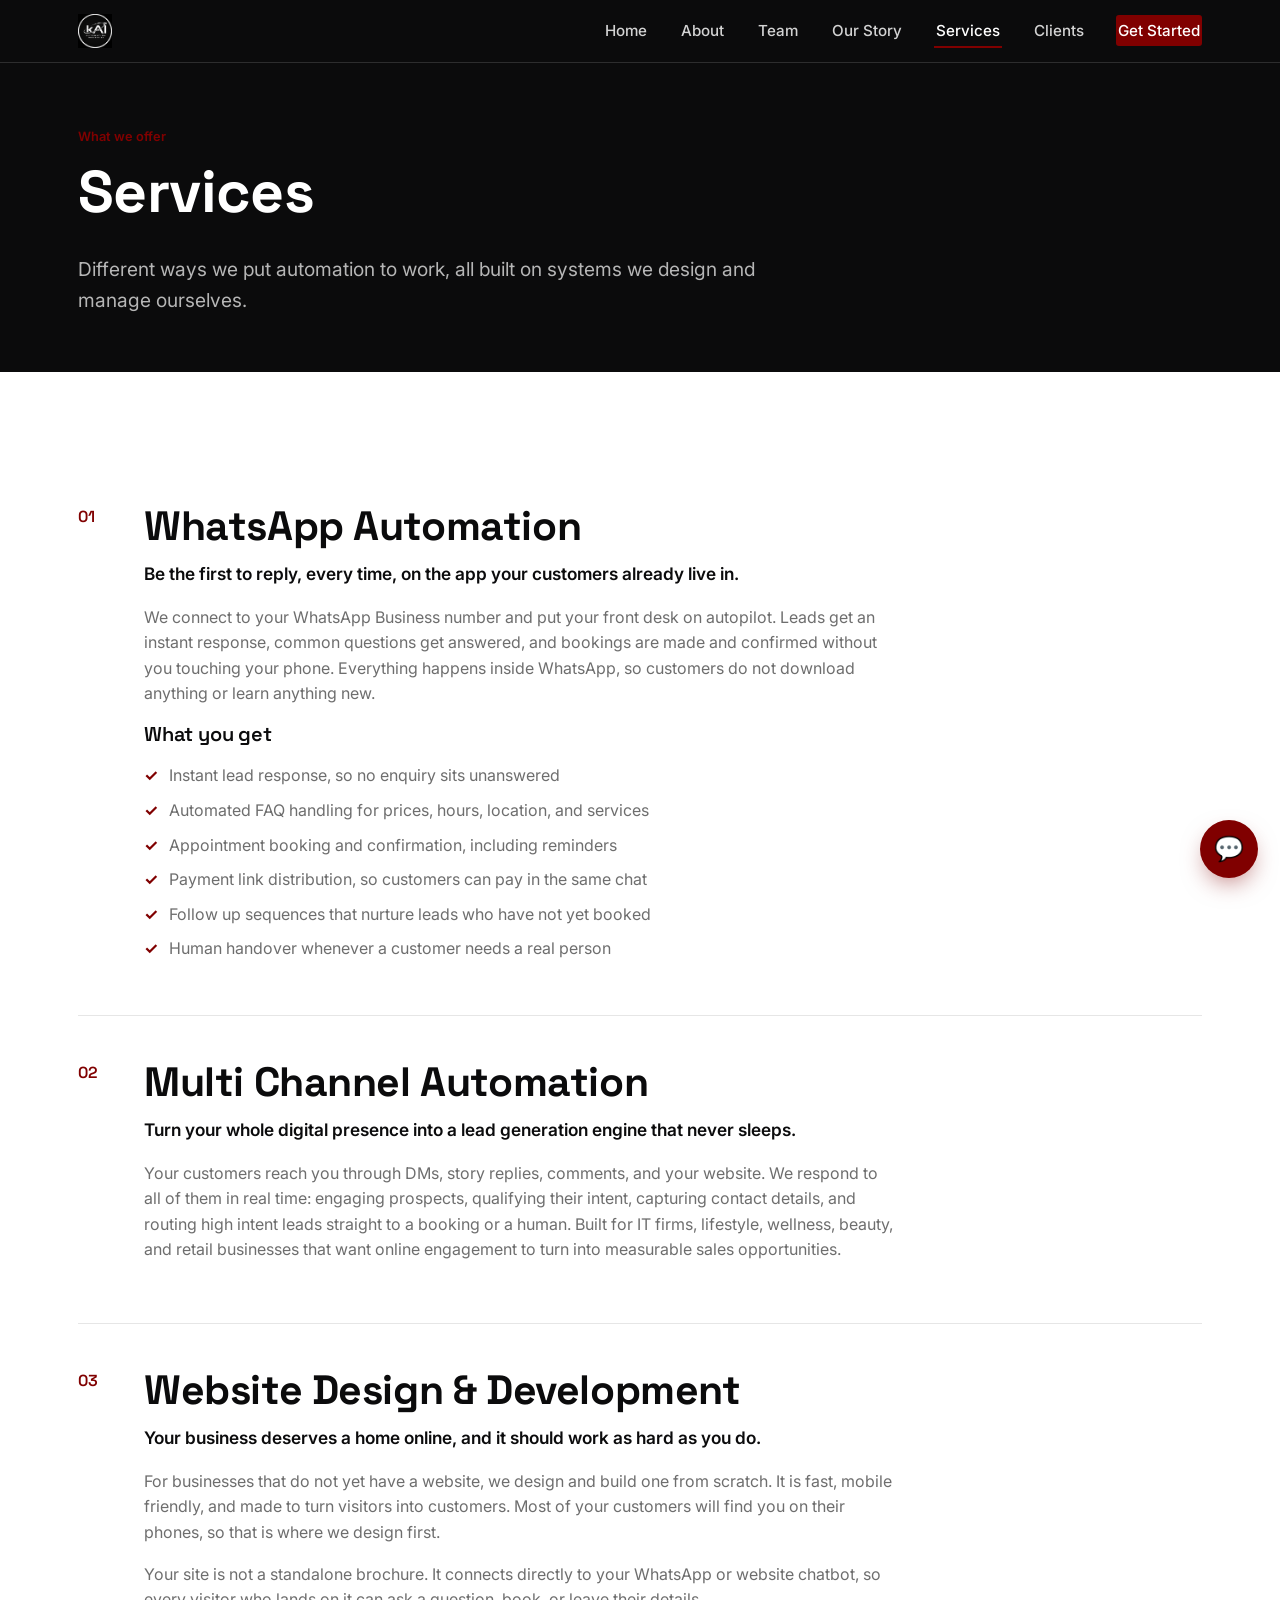
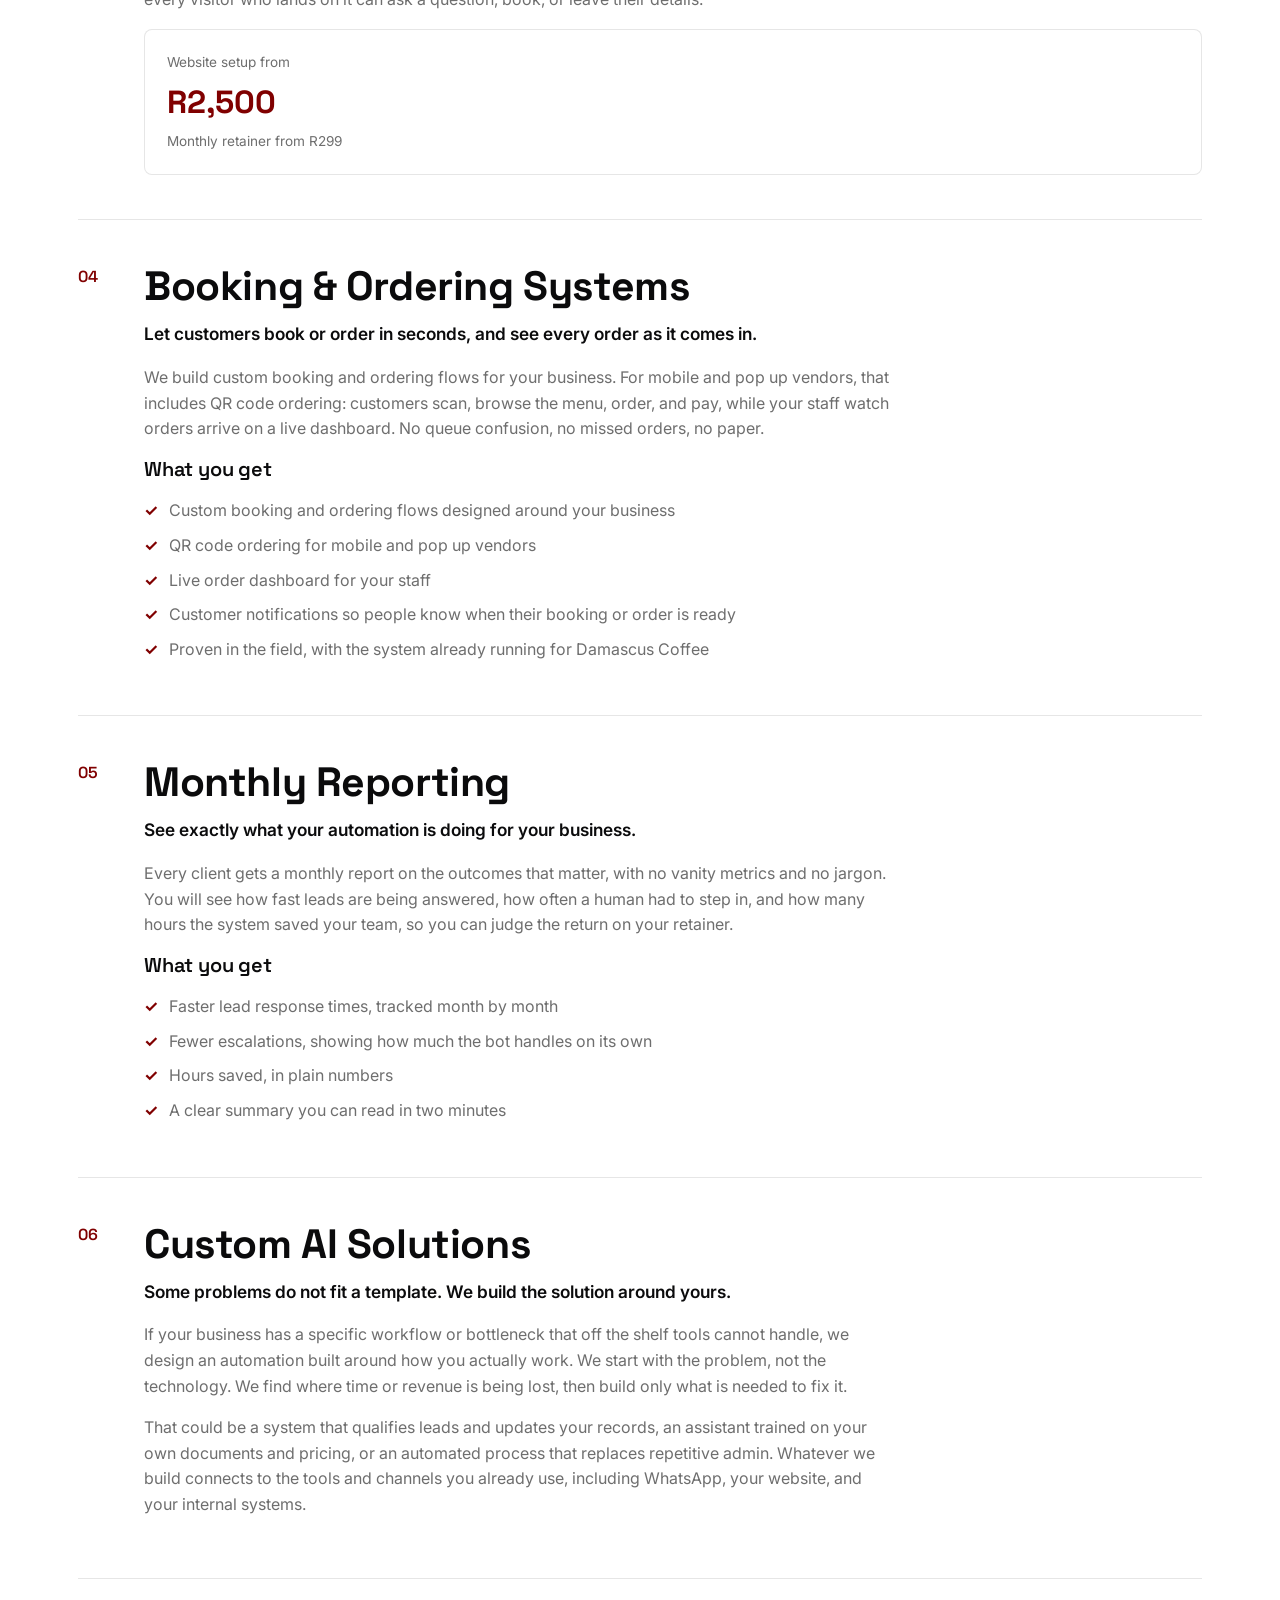
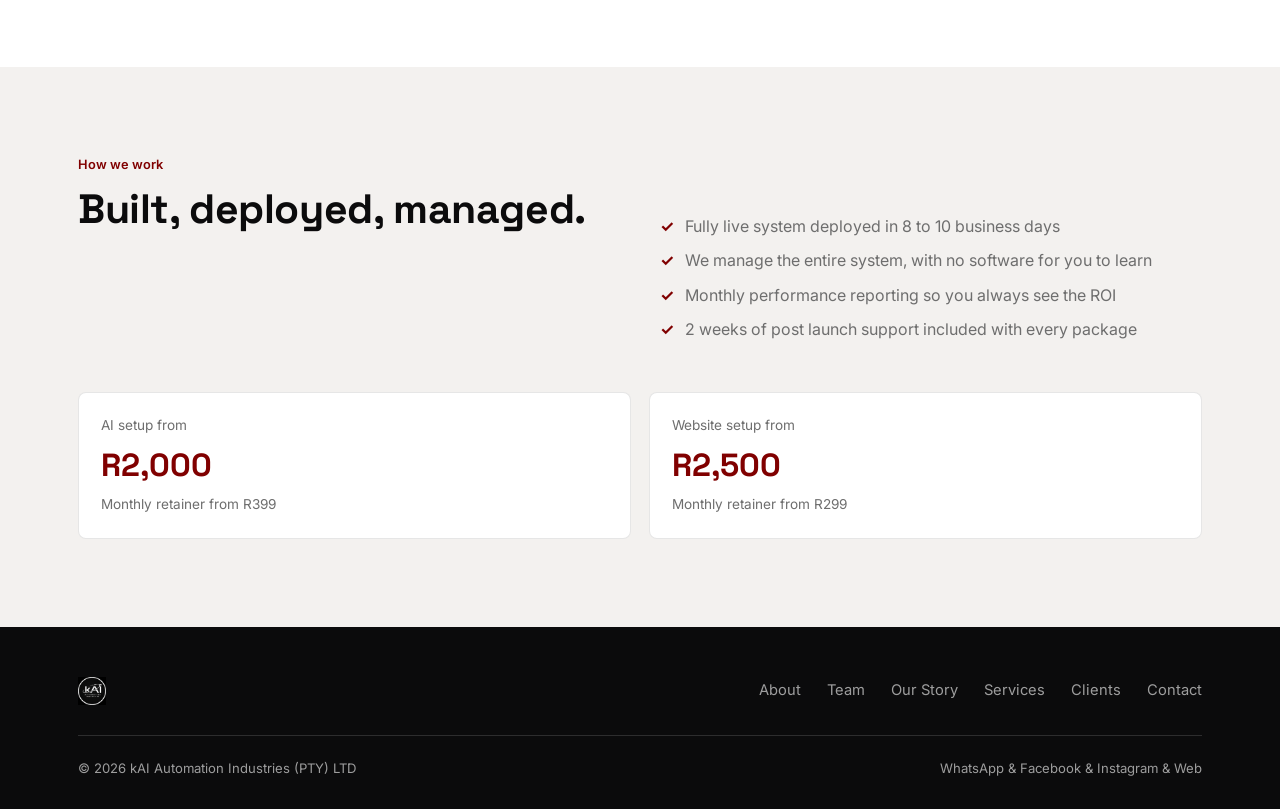
<file: services.html>
<!DOCTYPE html>
<html lang="en">
<head>
<link rel="icon" type="image/png" href="/assets/kai-logo.png">
<meta charset="UTF-8">
<meta name="viewport" content="width=device-width, initial-scale=1.0">
<title>AI Automation & Website Development Services | kAI</title>
<meta name="description" content="Explore kAI Automation Industries' AI automation, WhatsApp chatbots, website development, booking systems and custom business solutions in South Africa.">
<link rel="stylesheet" href="styles.css">
</head>
<body>
<header class="site-header">
<nav class="nav">
<a href="index.html" class="nav-brand"><img src="assets/kai-logo.png" alt="kAI Automation Industries logo"></a>
<button class="nav-toggle" aria-label="Toggle navigation" aria-expanded="false">&#9776;</button>
<ul class="nav-links"><li><a href="index.html" class="">Home</a></li><li><a href="about.html" class="">About</a></li><li><a href="team.html" class="">Team</a></li><li><a href="story.html" class="">Our Story</a></li><li><a href="services.html" aria-current="page" class="">Services</a></li><li><a href="clients.html" class="">Clients</a></li><li><a href="contact.html" class="nav-cta">Get Started</a></li></ul>
</nav>
</header><section class="page-hero"><div class="container"><div class="eyebrow">What we offer</div><h1>Services</h1><p class="lead">Different ways we put automation to work, all built on systems we design and manage ourselves.</p></div></section>
<section class="section"><div class="container divider-list">
<div class="service-detail"><span class="idx">01</span><div><h2>WhatsApp Automation</h2><p class="service-tagline">Be the first to reply, every time, on the app your customers already live in.</p><p>We connect to your WhatsApp Business number and put your front desk on autopilot. Leads get an instant response, common questions get answered, and bookings are made and confirmed without you touching your phone. Everything happens inside WhatsApp, so customers do not download anything or learn anything new.</p><h3>What you get</h3><ul class="check-list"><li>Instant lead response, so no enquiry sits unanswered</li><li>Automated FAQ handling for prices, hours, location, and services</li><li>Appointment booking and confirmation, including reminders</li><li>Payment link distribution, so customers can pay in the same chat</li><li>Follow up sequences that nurture leads who have not yet booked</li><li>Human handover whenever a customer needs a real person</li></ul></div></div>
<div class="service-detail"><span class="idx">02</span><div><h2>Multi Channel Automation</h2><p class="service-tagline">Turn your whole digital presence into a lead generation engine that never sleeps.</p><p>Your customers reach you through DMs, story replies, comments, and your website. We respond to all of them in real time: engaging prospects, qualifying their intent, capturing contact details, and routing high intent leads straight to a booking or a human. Built for IT firms, lifestyle, wellness, beauty, and retail businesses that want online engagement to turn into measurable sales opportunities.</p></div></div>
<div class="service-detail"><span class="idx">03</span><div><h2>Website Design &amp; Development</h2><p class="service-tagline">Your business deserves a home online, and it should work as hard as you do.</p><p>For businesses that do not yet have a website, we design and build one from scratch. It is fast, mobile friendly, and made to turn visitors into customers. Most of your customers will find you on their phones, so that is where we design first.</p><p>Your site is not a standalone brochure. It connects directly to your WhatsApp or website chatbot, so every visitor who lands on it can ask a question, book, or leave their details.</p><div class="price-box"><span>Website setup from</span><strong>R2,500</strong><span>Monthly retainer from R299</span></div></div></div>
<div class="service-detail"><span class="idx">04</span><div><h2>Booking &amp; Ordering Systems</h2><p class="service-tagline">Let customers book or order in seconds, and see every order as it comes in.</p><p>We build custom booking and ordering flows for your business. For mobile and pop up vendors, that includes QR code ordering: customers scan, browse the menu, order, and pay, while your staff watch orders arrive on a live dashboard. No queue confusion, no missed orders, no paper.</p><h3>What you get</h3><ul class="check-list"><li>Custom booking and ordering flows designed around your business</li><li>QR code ordering for mobile and pop up vendors</li><li>Live order dashboard for your staff</li><li>Customer notifications so people know when their booking or order is ready</li><li>Proven in the field, with the system already running for Damascus Coffee</li></ul></div></div>
<div class="service-detail"><span class="idx">05</span><div><h2>Monthly Reporting</h2><p class="service-tagline">See exactly what your automation is doing for your business.</p><p>Every client gets a monthly report on the outcomes that matter, with no vanity metrics and no jargon. You will see how fast leads are being answered, how often a human had to step in, and how many hours the system saved your team, so you can judge the return on your retainer.</p><h3>What you get</h3><ul class="check-list"><li>Faster lead response times, tracked month by month</li><li>Fewer escalations, showing how much the bot handles on its own</li><li>Hours saved, in plain numbers</li><li>A clear summary you can read in two minutes</li></ul></div></div>
<div class="service-detail"><span class="idx">06</span><div><h2>Custom AI Solutions</h2><p class="service-tagline">Some problems do not fit a template. We build the solution around yours.</p><p>If your business has a specific workflow or bottleneck that off the shelf tools cannot handle, we design an automation built around how you actually work. We start with the problem, not the technology. We find where time or revenue is being lost, then build only what is needed to fix it.</p><p>That could be a system that qualifies leads and updates your records, an assistant trained on your own documents and pricing, or an automated process that replaces repetitive admin. Whatever we build connects to the tools and channels you already use, including WhatsApp, your website, and your internal systems.</p></div></div>
</div></section>
<section class="section section--surface"><div class="container"><div class="eyebrow">How we work</div><div class="grid grid--2"><div><h2>Built, deployed, managed.</h2></div><ul class="check-list"><li>Fully live system deployed in 8 to 10 business days</li><li>We manage the entire system, with no software for you to learn</li><li>Monthly performance reporting so you always see the ROI</li><li>2 weeks of post launch support included with every package</li></ul></div><div class="pricing-grid mt-40"><div class="price-box"><span>AI setup from</span><strong>R2,000</strong><span>Monthly retainer from R399</span></div><div class="price-box"><span>Website setup from</span><strong>R2,500</strong><span>Monthly retainer from R299</span></div></div></div></section><footer class="site-footer">
<div class="container">
<div class="footer-top">
<div class="footer-brand"><img src="assets/kai-logo.png" alt="kAI Automation Industries logo"></div>
<ul class="footer-links">
<li><a href="about.html">About</a></li><li><a href="team.html">Team</a></li><li><a href="story.html">Our Story</a></li><li><a href="services.html">Services</a></li><li><a href="clients.html">Clients</a></li><li><a href="contact.html">Contact</a></li>
</ul>
</div>
<div class="footer-bottom">
<span>&copy; <span id="year"></span> kAI Automation Industries (PTY) LTD</span>
<span>WhatsApp &amp; Facebook &amp; Instagram &amp; Web</span>
</div>
</div>
</footer>
<div class="kai-widget" id="kaiWidget">
<div class="kai-widget-panel">
<div class="kai-widget-header"><span class="dot"></span><div><div class="title">kAI Assistant</div><div class="sub">Typically replies in seconds</div></div></div>
<div class="kai-widget-body"><div class="bubble in">Hi, I'm the kAI assistant. Ask me about pricing, channels, or booking a demo.</div></div>
<div class="kai-widget-quick">
<button class="kai-chip" data-key="pricing">What does it cost?</button>
<button class="kai-chip" data-key="channels">Which platforms?</button>
<button class="kai-chip" data-key="demo">Book a demo</button>
<button class="kai-chip" data-key="human">Talk to a human</button>
</div>
</div>
<button class="kai-widget-btn" aria-label="Open kAI assistant">&#128172;</button>
</div>
<script src="script.js"></script>
</body></html>
</file>
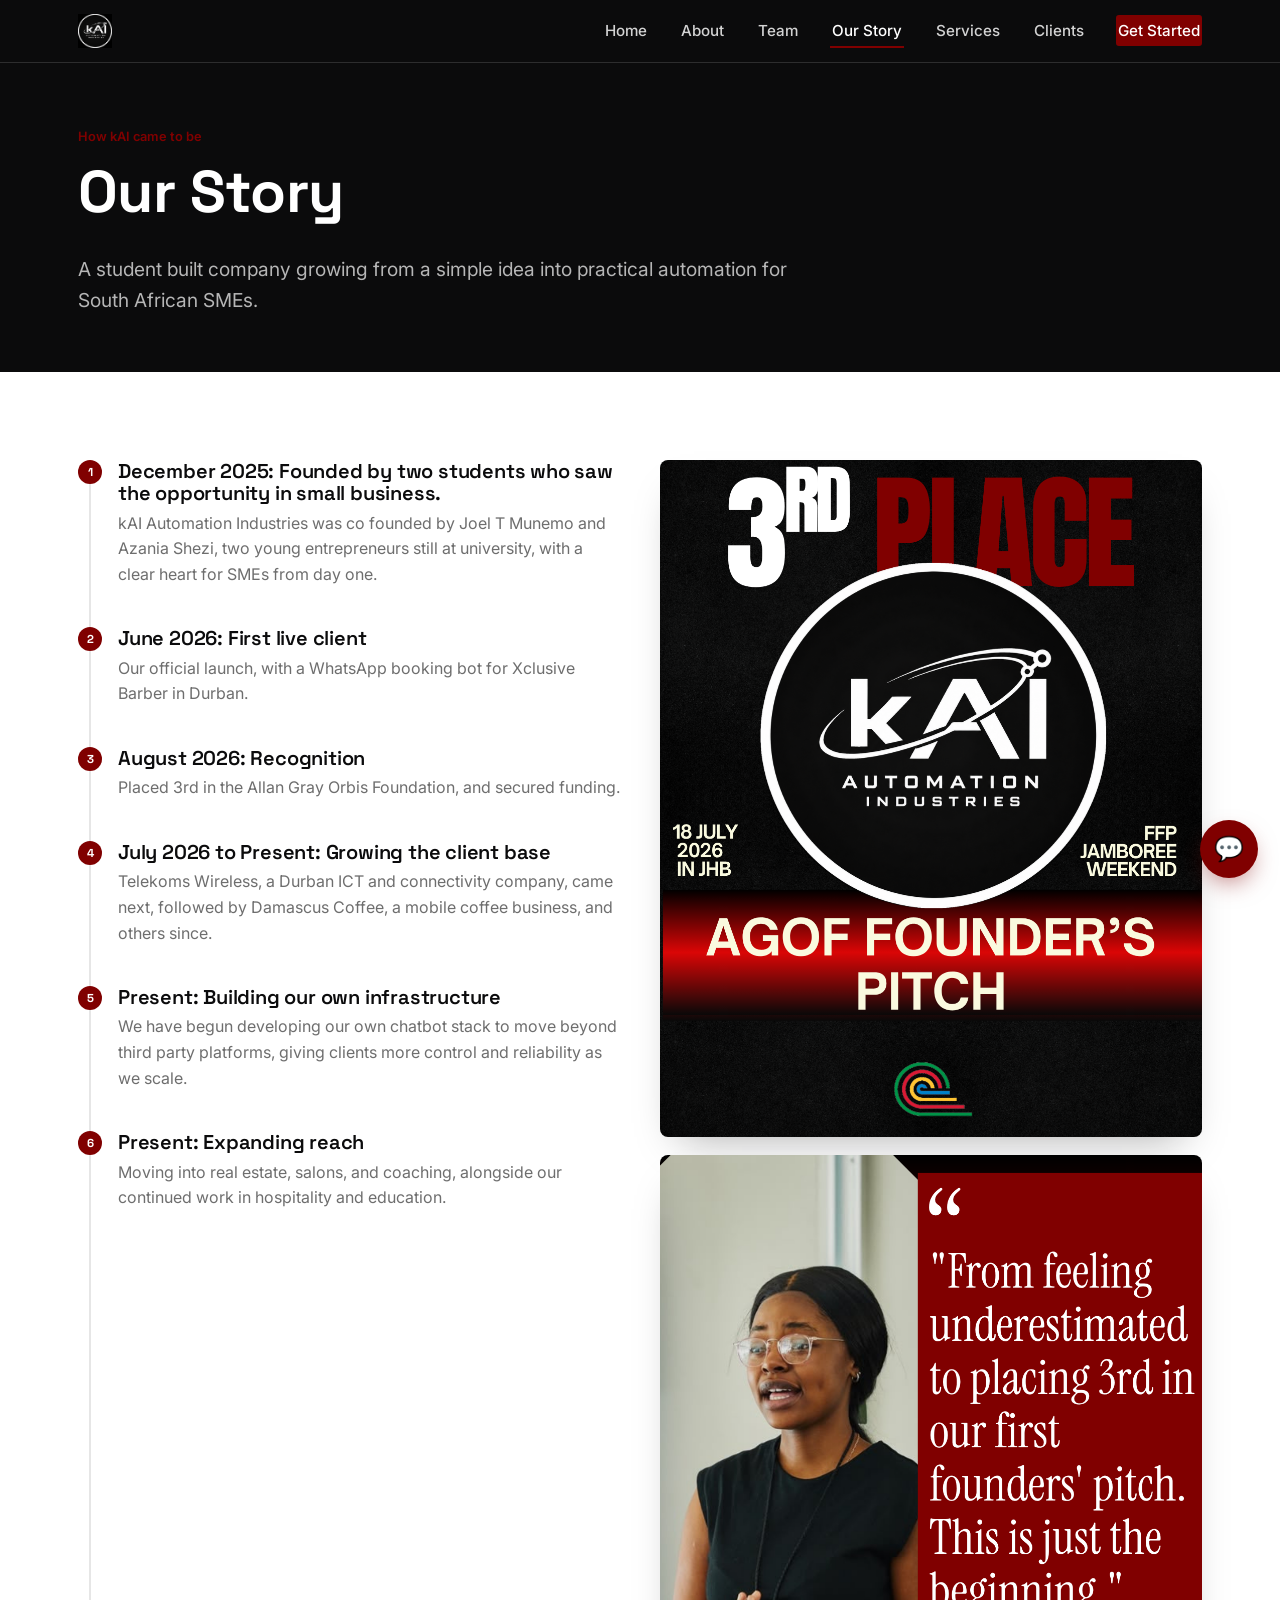
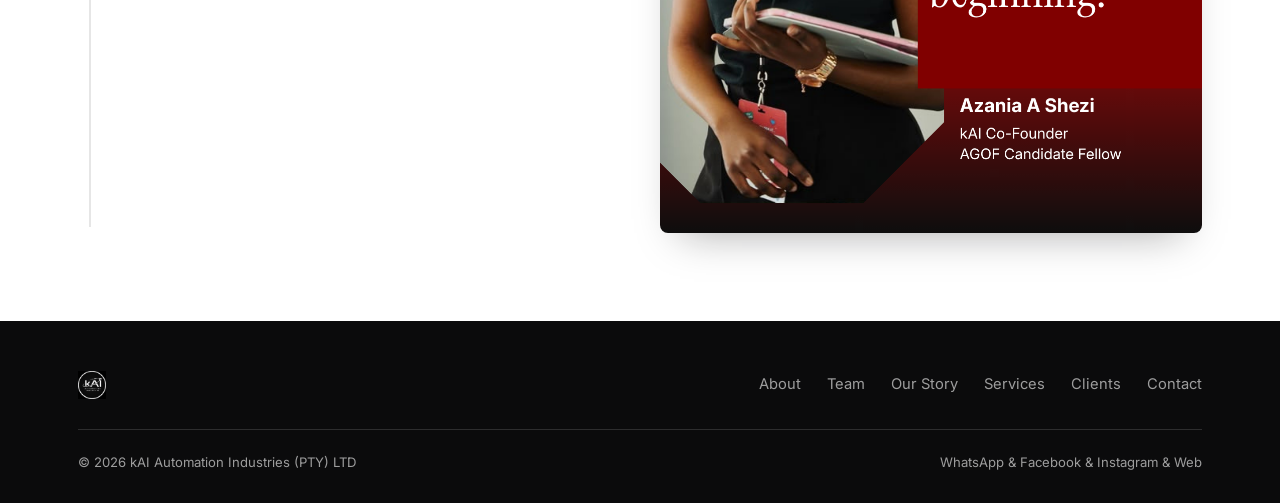
<file: story.html>
<!DOCTYPE html>
<html lang="en">
<head>
<link rel="icon" type="image/png" href="/assets/kai-logo.png">
<meta charset="UTF-8">
<meta name="viewport" content="width=device-width, initial-scale=1.0">
<title>Our Story | The Journey of kAI Automation Industries</title>
<meta name="description" content="Discover the story of kAI Automation Industries, from its founding in South Africa to its first clients, achievements and growing AI automation services.">
<link rel="stylesheet" href="styles.css">
</head>
<body>
<header class="site-header">
<nav class="nav">
<a href="index.html" class="nav-brand"><img src="assets/kai-logo.png" alt="kAI Automation Industries logo"></a>
<button class="nav-toggle" aria-label="Toggle navigation" aria-expanded="false">&#9776;</button>
<ul class="nav-links"><li><a href="index.html" class="">Home</a></li><li><a href="about.html" class="">About</a></li><li><a href="team.html" class="">Team</a></li><li><a href="story.html" aria-current="page" class="">Our Story</a></li><li><a href="services.html" class="">Services</a></li><li><a href="clients.html" class="">Clients</a></li><li><a href="contact.html" class="nav-cta">Get Started</a></li></ul>
</nav>
</header><section class="page-hero"><div class="container"><div class="eyebrow">How kAI came to be</div><h1>Our Story</h1><p class="lead">A student built company growing from a simple idea into practical automation for South African SMEs.</p></div></section>
<section class="section"><div class="container grid grid--2"><div class="timeline">
<div class="timeline-item" data-step="1"><h3>December 2025: Founded by two students who saw the opportunity in small business.</h3><p>kAI Automation Industries was co founded by Joel T Munemo and Azania Shezi, two young entrepreneurs still at university, with a clear heart for SMEs from day one.</p></div>
<div class="timeline-item" data-step="2"><h3>June 2026: First live client</h3><p>Our official launch, with a WhatsApp booking bot for Xclusive Barber in Durban.</p></div>
<div class="timeline-item" data-step="3"><h3>August 2026: Recognition</h3><p>Placed 3rd in the Allan Gray Orbis Foundation, and secured funding.</p></div>
<div class="timeline-item" data-step="4"><h3>July 2026 to Present: Growing the client base</h3><p>Telekoms Wireless, a Durban ICT and connectivity company, came next, followed by Damascus Coffee, a mobile coffee business, and others since.</p></div>
<div class="timeline-item" data-step="5"><h3>Present: Building our own infrastructure</h3><p>We have begun developing our own chatbot stack to move beyond third party platforms, giving clients more control and reliability as we scale.</p></div>
<div class="timeline-item" data-step="6"><h3>Present: Expanding reach</h3><p>Moving into real estate, salons, and coaching, alongside our continued work in hospitality and education.</p></div>
</div><div class="story-media"><img src="assets/story-recognition.png" alt="kAI recognition at the Allan Gray Orbis Foundation Founder's Pitch"><img src="assets/story-photo.png" alt="kAI founder at a company event"></div></div></section><footer class="site-footer">
<div class="container">
<div class="footer-top">
<div class="footer-brand"><img src="assets/kai-logo.png" alt="kAI Automation Industries logo"></div>
<ul class="footer-links">
<li><a href="about.html">About</a></li><li><a href="team.html">Team</a></li><li><a href="story.html">Our Story</a></li><li><a href="services.html">Services</a></li><li><a href="clients.html">Clients</a></li><li><a href="contact.html">Contact</a></li>
</ul>
</div>
<div class="footer-bottom">
<span>&copy; <span id="year"></span> kAI Automation Industries (PTY) LTD</span>
<span>WhatsApp &amp; Facebook &amp; Instagram &amp; Web</span>
</div>
</div>
</footer>
<div class="kai-widget" id="kaiWidget">
<div class="kai-widget-panel">
<div class="kai-widget-header"><span class="dot"></span><div><div class="title">kAI Assistant</div><div class="sub">Typically replies in seconds</div></div></div>
<div class="kai-widget-body"><div class="bubble in">Hi, I'm the kAI assistant. Ask me about pricing, channels, or booking a demo.</div></div>
<div class="kai-widget-quick">
<button class="kai-chip" data-key="pricing">What does it cost?</button>
<button class="kai-chip" data-key="channels">Which platforms?</button>
<button class="kai-chip" data-key="demo">Book a demo</button>
<button class="kai-chip" data-key="human">Talk to a human</button>
</div>
</div>
<button class="kai-widget-btn" aria-label="Open kAI assistant">&#128172;</button>
</div>
<script src="script.js"></script>
</body></html>
</file>
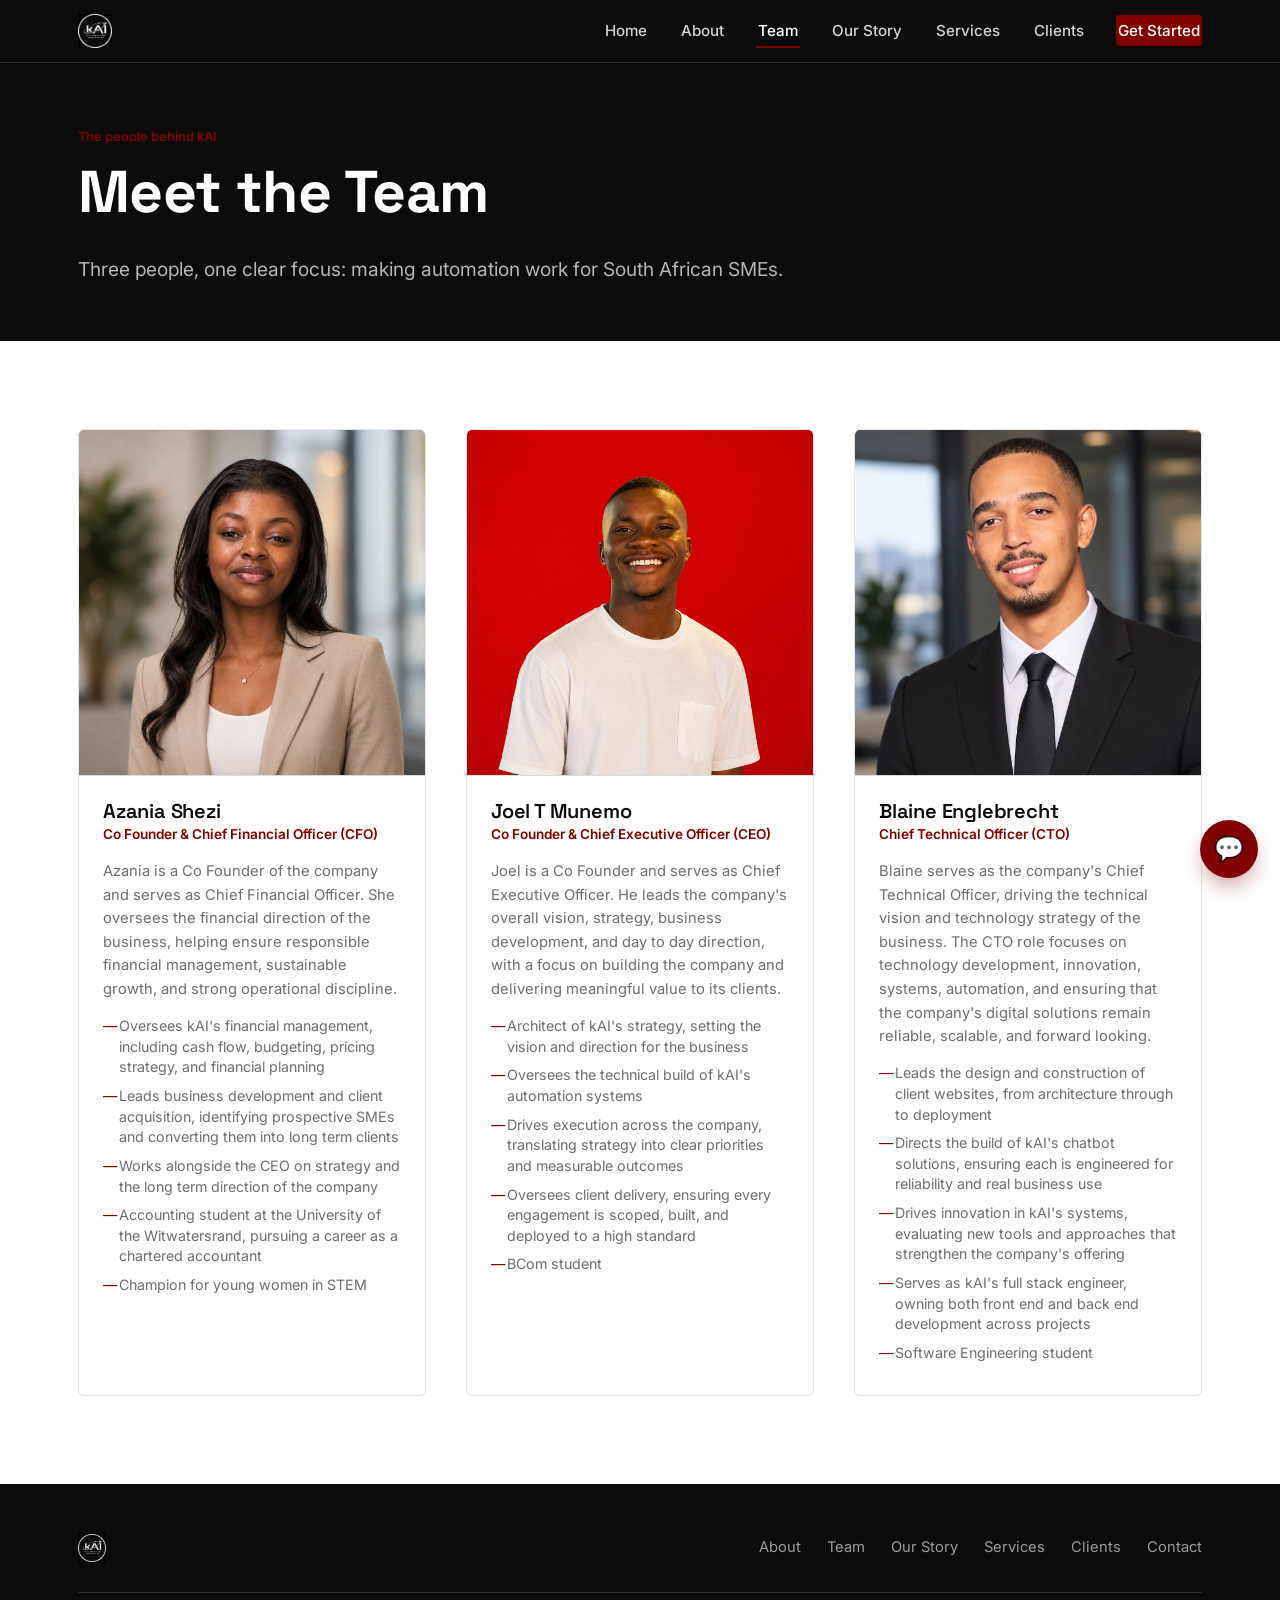
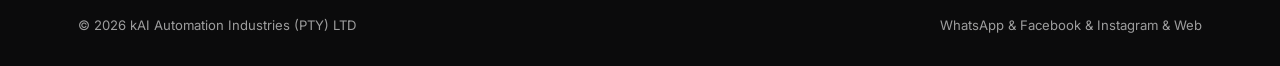
<file: team.html>
<!DOCTYPE html>
<html lang="en">
<head>
<link rel="icon" type="image/png" href="/assets/kai-logo.png">
<meta charset="UTF-8">
<meta name="viewport" content="width=device-width, initial-scale=1.0">
<title>Meet Our Team | kAI Automation Industries</title>
<meta name="description" content="Meet the team behind kAI Automation Industries: Azania Shezi, Joel T Munemo and Blaine Engelbrecht, building AI automation solutions for South African businesses.">
<link rel="stylesheet" href="styles.css">
</head>
<body>
<header class="site-header">
<nav class="nav">
<a href="index.html" class="nav-brand"><img src="assets/kai-logo.png" alt="kAI Automation Industries logo"></a>
<button class="nav-toggle" aria-label="Toggle navigation" aria-expanded="false">&#9776;</button>
<ul class="nav-links"><li><a href="index.html" class="">Home</a></li><li><a href="about.html" class="">About</a></li><li><a href="team.html" aria-current="page" class="">Team</a></li><li><a href="story.html" class="">Our Story</a></li><li><a href="services.html" class="">Services</a></li><li><a href="clients.html" class="">Clients</a></li><li><a href="contact.html" class="nav-cta">Get Started</a></li></ul>
</nav>
</header><section class="page-hero"><div class="container"><div class="eyebrow">The people behind kAI</div><h1>Meet the Team</h1><p class="lead">Three people, one clear focus: making automation work for South African SMEs.</p></div></section>
<section class="section"><div class="container grid grid--3">
<div class="team-card"><div class="team-photo"><img src="assets/azania.jpg" alt="Professional headshot of Azania Shezi"></div><div class="team-card-body"><h3>Azania Shezi</h3><div class="role">Co Founder &amp; Chief Financial Officer (CFO)</div><p class="team-intro">Azania is a Co Founder of the company and serves as Chief Financial Officer. She oversees the financial direction of the business, helping ensure responsible financial management, sustainable growth, and strong operational discipline.</p><ul><li>Oversees kAI's financial management, including cash flow, budgeting, pricing strategy, and financial planning</li><li>Leads business development and client acquisition, identifying prospective SMEs and converting them into long term clients</li><li>Works alongside the CEO on strategy and the long term direction of the company</li><li>Accounting student at the University of the Witwatersrand, pursuing a career as a chartered accountant</li><li>Champion for young women in STEM</li></ul></div></div>
<div class="team-card"><div class="team-photo"><img src="assets/joel.png" alt="Professional headshot of Joel T Munemo"></div><div class="team-card-body"><h3>Joel T Munemo</h3><div class="role">Co Founder &amp; Chief Executive Officer (CEO)</div><p class="team-intro">Joel is a Co Founder and serves as Chief Executive Officer. He leads the company's overall vision, strategy, business development, and day to day direction, with a focus on building the company and delivering meaningful value to its clients.</p><ul><li>Architect of kAI's strategy, setting the vision and direction for the business</li><li>Oversees the technical build of kAI's automation systems</li><li>Drives execution across the company, translating strategy into clear priorities and measurable outcomes</li><li>Oversees client delivery, ensuring every engagement is scoped, built, and deployed to a high standard</li><li>BCom student</li></ul></div></div>
<div class="team-card"><div class="team-photo"><img src="assets/blaine.jpg" alt="Professional profile photo of Blaine Englebrecht"></div><div class="team-card-body"><h3>Blaine Englebrecht</h3><div class="role">Chief Technical Officer (CTO)</div><p class="team-intro">Blaine serves as the company's Chief Technical Officer, driving the technical vision and technology strategy of the business. The CTO role focuses on technology development, innovation, systems, automation, and ensuring that the company's digital solutions remain reliable, scalable, and forward looking.</p><ul><li>Leads the design and construction of client websites, from architecture through to deployment</li><li>Directs the build of kAI's chatbot solutions, ensuring each is engineered for reliability and real business use</li><li>Drives innovation in kAI's systems, evaluating new tools and approaches that strengthen the company's offering</li><li>Serves as kAI's full stack engineer, owning both front end and back end development across projects</li><li>Software Engineering student</li></ul></div></div>
</div></section><footer class="site-footer">
<div class="container">
<div class="footer-top">
<div class="footer-brand"><img src="assets/kai-logo.png" alt="kAI Automation Industries logo"></div>
<ul class="footer-links">
<li><a href="about.html">About</a></li><li><a href="team.html">Team</a></li><li><a href="story.html">Our Story</a></li><li><a href="services.html">Services</a></li><li><a href="clients.html">Clients</a></li><li><a href="contact.html">Contact</a></li>
</ul>
</div>
<div class="footer-bottom">
<span>&copy; <span id="year"></span> kAI Automation Industries (PTY) LTD</span>
<span>WhatsApp &amp; Facebook &amp; Instagram &amp; Web</span>
</div>
</div>
</footer>
<div class="kai-widget" id="kaiWidget">
<div class="kai-widget-panel">
<div class="kai-widget-header"><span class="dot"></span><div><div class="title">kAI Assistant</div><div class="sub">Typically replies in seconds</div></div></div>
<div class="kai-widget-body"><div class="bubble in">Hi, I'm the kAI assistant. Ask me about pricing, channels, or booking a demo.</div></div>
<div class="kai-widget-quick">
<button class="kai-chip" data-key="pricing">What does it cost?</button>
<button class="kai-chip" data-key="channels">Which platforms?</button>
<button class="kai-chip" data-key="demo">Book a demo</button>
<button class="kai-chip" data-key="human">Talk to a human</button>
</div>
</div>
<button class="kai-widget-btn" aria-label="Open kAI assistant">&#128172;</button>
</div>
<script src="script.js"></script>
</body></html>
</file>
<file: styles.css>
/* ============================================================
   kAI Automation Industries — shared stylesheet
   Tokens: maroon #800000, ink #0B0B0C, white #FFFFFF,
   warm surface #F3F1EF, quiet text #6E6E6E, signal green #3FAE58
   Type: Space Grotesk (display) / Inter (body)
   ============================================================ */

@import url('https://fonts.googleapis.com/css2?family=Space+Grotesk:wght@500;600;700&family=Inter:wght@400;500;600;700&display=swap');

:root{
  --maroon: #800000;
  --maroon-deep: #5c0000;
  --ink: #0b0b0c;
  --white: #ffffff;
  --surface: #f3f1ef;
  --quiet: #6e6e6e;
  --line: rgba(11,11,12,0.10);
  --line-on-dark: rgba(255,255,255,0.14);
  --signal: #3fae58;
  --shadow: 0 20px 40px -20px rgba(11,11,12,0.35);
  --maxw: 1180px;
  --radius: 3px;
}

*, *::before, *::after{ box-sizing: border-box; }
html{ scroll-behavior: smooth; }
@media (prefers-reduced-motion: reduce){
  html{ scroll-behavior: auto; }
  *, *::before, *::after{ animation-duration: 0.001ms !important; animation-iteration-count: 1 !important; transition-duration: 0.001ms !important; }
}

body{
  margin: 0;
  background: var(--white);
  color: var(--ink);
  font-family: 'Inter', -apple-system, BlinkMacSystemFont, 'Segoe UI', sans-serif;
  font-size: 16px;
  line-height: 1.6;
  -webkit-font-smoothing: antialiased;
}

h1,h2,h3,h4{
  font-family: 'Space Grotesk', 'Inter', sans-serif;
  font-weight: 700;
  line-height: 1.12;
  margin: 0 0 0.5em;
  letter-spacing: -0.01em;
}
h1{ font-size: clamp(2.4rem, 4.6vw, 4.1rem); }
h2{ font-size: clamp(1.8rem, 3.2vw, 2.6rem); }
h3{ font-size: 1.25rem; font-weight: 600; }
p{ margin: 0 0 1em; }
p.lead{ font-size: 1.2rem; color: var(--quiet); max-width: 62ch; }
.measure{ max-width: 62ch; }
a{ color: inherit; }
img{ max-width: 100%; display: block; }
ul{ margin: 0; padding: 0; list-style: none; }

:focus-visible{ outline: 3px solid var(--maroon); outline-offset: 2px; }

.container{
  max-width: var(--maxw);
  margin: 0 auto;
  padding: 0 28px;
}

.section{ padding: 88px 0; }
.section--tight{ padding: 56px 0; }
.section--dark{ background: var(--ink); color: var(--white); }
.section--surface{ background: var(--surface); }
.section--maroon{ background: var(--maroon); color: var(--white); }

.eyebrow{
  font-size: 0.8rem;
  color: var(--maroon);
  font-weight: 600;
  margin: 0 0 0.9em;
}
.section--dark .eyebrow, .section--maroon .eyebrow{ color: #ff9a9a; }

.grid{ display: grid; gap: 40px; }
.grid--2{ grid-template-columns: 1fr 1fr; }
.grid--3{ grid-template-columns: repeat(3, 1fr); }
@media (max-width: 860px){
  .grid--2, .grid--3{ grid-template-columns: 1fr; }
}

/* Buttons */
.btn{
  display: inline-flex;
  align-items: center;
  gap: 10px;
  padding: 14px 26px;
  border-radius: var(--radius);
  font-weight: 600;
  font-size: 0.98rem;
  text-decoration: none;
  border: 1.5px solid transparent;
  cursor: pointer;
  transition: transform 0.15s ease, background 0.15s ease, border-color 0.15s ease;
}
.btn:hover{ transform: translateY(-1px); }
.btn-primary{ background: var(--maroon); color: var(--white); }
.btn-primary:hover{ background: var(--maroon-deep); }
.btn-outline{ background: transparent; color: var(--white); border-color: var(--line-on-dark); }
.btn-outline:hover{ border-color: var(--white); }
.btn-ink{ background: var(--ink); color: var(--white); }
.btn-ink:hover{ background: #222; }

/* Header / Nav */
.site-header{
  position: sticky; top: 0; z-index: 100;
  background: var(--ink);
  border-bottom: 1px solid var(--line-on-dark);
}
.nav{
  display: flex; align-items: center; justify-content: space-between;
  padding: 14px 28px;
  max-width: var(--maxw); margin: 0 auto;
}
.nav-brand{ display: flex; align-items: center; gap: 10px; text-decoration: none; }
.nav-brand img{ height: 34px; width: auto; }
.nav-links{ display: flex; gap: 30px; align-items: center; }
.nav-links a{
  color: rgba(255,255,255,0.82);
  text-decoration: none;
  font-size: 0.95rem;
  font-weight: 500;
  padding: 6px 2px;
  border-bottom: 2px solid transparent;
  transition: color 0.15s ease, border-color 0.15s ease;
}
.nav-links a:hover, .nav-links a[aria-current="page"]{ color: var(--white); border-color: var(--maroon); }
.nav-cta{ color: var(--white) !important; background: var(--maroon); padding: 9px 18px; border-radius: var(--radius); border-bottom: none !important; }
.nav-toggle{
  display: none; background: none; border: none; color: var(--white);
  font-size: 1.6rem; cursor: pointer; padding: 4px 8px;
}
@media (max-width: 780px){
  .nav-toggle{ display: block; }
  .nav-links{
    position: absolute; top: 100%; left: 0; right: 0;
    background: var(--ink); flex-direction: column; align-items: flex-start;
    gap: 0; padding: 8px 28px 20px;
    border-bottom: 1px solid var(--line-on-dark);
    display: none;
  }
  .nav-links.is-open{ display: flex; }
  .nav-links a{ width: 100%; padding: 12px 0; border-bottom: 1px solid var(--line-on-dark); }
  .nav-cta{ margin-top: 8px; text-align: center; width: auto !important; align-self: center; display: inline-block; padding: 10px 18px !important; }
}

/* Hero */
.hero{
  background: var(--ink); color: var(--white);
  padding: 90px 0 100px;
  position: relative;
  overflow: hidden;
}
.hero::before{
  content: "";
  position: absolute; inset: -20% -10% auto auto;
  width: 640px; height: 640px;
  background: radial-gradient(circle, rgba(128,0,0,0.55), rgba(128,0,0,0) 65%);
  pointer-events: none;
}
.hero-grid{
  display: grid; grid-template-columns: 1.1fr 0.9fr; gap: 56px; align-items: center;
  position: relative; z-index: 1;
}
@media (max-width: 900px){ .hero-grid{ grid-template-columns: 1fr; } }
.hero-kicker{
  display: inline-flex; align-items: center; gap: 8px;
  font-size: 0.82rem; color: #ffb3b3; font-weight: 600;
  margin-bottom: 18px;
}
.hero-kicker .dot{ width: 7px; height: 7px; border-radius: 50%; background: var(--signal); }
.hero p.lead{ color: rgba(255,255,255,0.72); }
.hero-actions{ display: flex; gap: 14px; margin-top: 30px; flex-wrap: wrap; }

/* Trust strip */
.trust-strip{
  display: flex; flex-wrap: wrap; gap: 14px 34px; align-items: center;
  padding-top: 30px; margin-top: 40px; border-top: 1px solid var(--line-on-dark);
}
.trust-strip span{ font-size: 0.9rem; color: rgba(255,255,255,0.55); }
.trust-strip strong{ color: var(--white); }

/* Phone / chat demo (hero) */
.phone{
  background: #141416;
  border: 1px solid var(--line-on-dark);
  border-radius: 20px;
  padding: 18px;
  box-shadow: var(--shadow);
  max-width: 360px; margin: 0 auto;
}
.phone-head{
  display: flex; align-items: center; gap: 10px;
  padding-bottom: 14px; margin-bottom: 14px;
  border-bottom: 1px solid var(--line-on-dark);
}
.phone-avatar{
  width: 34px; height: 34px; border-radius: 50%;
  background: var(--maroon); color: var(--white);
  display: flex; align-items: center; justify-content: center;
  font-weight: 700; font-family: 'Space Grotesk', sans-serif; font-size: 0.85rem;
}
.phone-head .name{ font-weight: 600; font-size: 0.92rem; }
.phone-head .status{ font-size: 0.76rem; color: var(--signal); display:flex; align-items:center; gap:6px; }
.phone-head .status .dot{ width: 6px; height: 6px; border-radius: 50%; background: var(--signal); }
.phone-body{ display: flex; flex-direction: column; gap: 10px; min-height: 250px; }
.bubble{
  max-width: 82%;
  padding: 10px 13px;
  border-radius: 12px;
  font-size: 0.88rem;
  line-height: 1.45;
  opacity: 0; transform: translateY(6px);
  animation: bubble-in 0.35s ease forwards;
}
@keyframes bubble-in{ to{ opacity: 1; transform: none; } }
.bubble.in{ background: #232326; color: #f1f1f1; align-self: flex-start; border-bottom-left-radius: 3px; }
.bubble.out{ background: var(--maroon); color: var(--white); align-self: flex-end; border-bottom-right-radius: 3px; }
.typing{
  align-self: flex-start; display: flex; gap: 4px; padding: 12px 14px;
  background: #232326; border-radius: 12px; border-bottom-left-radius: 3px;
  opacity: 0; animation: bubble-in 0.3s ease forwards;
}
.typing span{ width: 6px; height: 6px; border-radius: 50%; background: #8a8a8a; animation: typing-bounce 1.1s infinite ease-in-out; }
.typing span:nth-child(2){ animation-delay: 0.15s; }
.typing span:nth-child(3){ animation-delay: 0.3s; }
@keyframes typing-bounce{ 0%,60%,100%{ transform: translateY(0); opacity:0.5; } 30%{ transform: translateY(-4px); opacity:1; } }

/* Cards / lists */
.stat-row{ display: flex; flex-wrap: wrap; gap: 44px; }
.stat{ min-width: 140px; }
.stat .num{ font-family: 'Space Grotesk', sans-serif; font-weight: 700; font-size: 2.1rem; color: var(--maroon); }
.section--dark .stat .num, .section--maroon .stat .num{ color: var(--white); }
.stat .label{ color: var(--quiet); font-size: 0.92rem; }
.section--dark .stat .label{ color: rgba(255,255,255,0.6); }

.divider-list > *{ border-top: 1px solid var(--line); padding: 34px 0; }
.divider-list > *:last-child{ border-bottom: 1px solid var(--line); }

.service-row{ display: grid; grid-template-columns: 44px 1fr; gap: 22px; }
.service-row .idx{ font-family: 'Space Grotesk', sans-serif; color: var(--maroon); font-weight: 600; }
.service-row h3{ margin-bottom: 6px; }
.service-row p{ color: var(--quiet); margin-bottom: 0; max-width: 60ch; }

/* Timeline */
.timeline{ position: relative; padding-left: 40px; }
.timeline::before{
  content: ""; position: absolute; left: 11px; top: 6px; bottom: 6px; width: 2px;
  background: var(--line);
}
.timeline-item{ position: relative; padding-bottom: 40px; }
.timeline-item:last-child{ padding-bottom: 0; }
.timeline-item::before{
  content: attr(data-step);
  position: absolute; left: -40px; top: 0;
  width: 24px; height: 24px; border-radius: 50%;
  background: var(--maroon); color: var(--white);
  font-family: 'Space Grotesk', sans-serif; font-size: 0.72rem; font-weight: 700;
  display: flex; align-items: center; justify-content: center;
}
.timeline-item h3{ margin-bottom: 6px; }
.timeline-item p{ color: var(--quiet); margin-bottom: 0; }

/* Founder cards */
.founder{
  display: grid; grid-template-columns: 120px 1fr; gap: 24px; align-items: start;
  padding: 30px 0; border-top: 1px solid var(--line);
}
.founder:last-child{ border-bottom: 1px solid var(--line); }
.founder-photo{
  width: 120px; height: 120px; border-radius: 50%;
  background: var(--surface);
  display: flex; align-items: center; justify-content: center;
  font-family: 'Space Grotesk', sans-serif; font-weight: 700; font-size: 1.6rem;
  color: var(--maroon); border: 2px solid var(--line);
}
.founder h3{ margin-bottom: 2px; }
.founder .role{ color: var(--maroon); font-weight: 600; font-size: 0.9rem; margin-bottom: 10px; }
.founder ul li{ position: relative; padding-left: 16px; color: var(--quiet); margin-bottom: 6px; font-size: 0.95rem; }
.founder ul li::before{ content: "—"; position: absolute; left: 0; color: var(--maroon); }

/* Team cards */
.team-card{
  border: 1px solid var(--line); border-radius: 6px; overflow: hidden;
  background: var(--white);
  transition: transform 0.2s ease, box-shadow 0.2s ease;
}
.team-card:hover{ transform: translateY(-5px); box-shadow: var(--shadow); }
.team-photo{
  aspect-ratio: 1 / 1; background: var(--surface);
  display: flex; align-items: center; justify-content: center;
  font-family: 'Space Grotesk', sans-serif; font-weight: 700; font-size: 2.2rem;
  color: var(--maroon); border-bottom: 1px solid var(--line);
  letter-spacing: 0.02em;
}
.team-card-body{ padding: 24px; }
.team-card h3{ margin-bottom: 2px; }
.team-card .role{ color: var(--maroon); font-weight: 600; font-size: 0.85rem; margin-bottom: 14px; }
.team-card ul li{ position: relative; padding-left: 16px; color: var(--quiet); font-size: 0.89rem; margin-bottom: 8px; line-height: 1.45; }
.team-card ul li::before{ content: "\2014"; position: absolute; left: 0; color: var(--maroon); }

/* Client cards */
.client-card{
  border: 1px solid var(--line); border-radius: var(--radius);
  padding: 30px; background: var(--white);
}
.client-card h3{ margin-bottom: 2px; }
.client-card .sector{ font-size: 0.85rem; color: var(--maroon); font-weight: 600; margin-bottom: 12px; }
.client-card p{ color: var(--quiet); margin-bottom: 0; font-size: 0.95rem; }

/* Impact rows */
.impact-row{ display: grid; grid-template-columns: 260px 1fr; gap: 30px; padding: 30px 0; border-top: 1px solid var(--line-on-dark); }
.impact-row:last-child{ border-bottom: 1px solid var(--line-on-dark); }
.impact-row h3{ color: var(--white); }
.impact-row p{ color: rgba(255,255,255,0.7); margin-bottom: 0; }
@media (max-width: 700px){ .impact-row{ grid-template-columns: 1fr; gap: 8px; } }

/* Forms */
.form-field{ margin-bottom: 20px; }
.form-field label{ display: block; font-size: 0.88rem; font-weight: 600; margin-bottom: 6px; }
.form-field input, .form-field textarea{
  width: 100%; padding: 12px 14px; border: 1.5px solid var(--line);
  border-radius: var(--radius); font-family: inherit; font-size: 0.96rem;
  background: var(--white); color: var(--ink);
}
.form-field input:focus, .form-field textarea:focus{ border-color: var(--maroon); outline: none; }
.form-note{ font-size: 0.85rem; color: var(--quiet); margin-top: 14px; }

.contact-block{ display: flex; gap: 16px; align-items: flex-start; padding: 18px 0; border-top: 1px solid var(--line-on-dark); }
.contact-block:last-child{ border-bottom: 1px solid var(--line-on-dark); }
.contact-block .k{ font-weight: 600; color: var(--white); min-width: 110px; }
.contact-block .v{ color: rgba(255,255,255,0.75); }

/* Footer */
.site-footer{ background: var(--ink); color: rgba(255,255,255,0.6); padding: 50px 0 30px; }
.footer-top{ display: flex; justify-content: space-between; flex-wrap: wrap; gap: 30px; padding-bottom: 30px; border-bottom: 1px solid var(--line-on-dark); }
.footer-brand{ display: flex; align-items: center; gap: 10px; }
.footer-brand img{ height: 28px; }
.footer-links{ display: flex; gap: 26px; flex-wrap: wrap; }
.footer-links a{ color: rgba(255,255,255,0.6); text-decoration: none; font-size: 0.92rem; }
.footer-links a:hover{ color: var(--white); }
.footer-bottom{ padding-top: 22px; font-size: 0.82rem; display: flex; justify-content: space-between; flex-wrap: wrap; gap: 10px; }

/* Chatbot widget */
.kai-widget{ position: fixed; right: 22px; bottom: 22px; z-index: 200; font-family: 'Inter', sans-serif; }
.kai-widget-btn{
  width: 58px; height: 58px; border-radius: 50%;
  background: var(--maroon); color: var(--white); border: none; cursor: pointer;
  box-shadow: 0 10px 26px -8px rgba(128,0,0,0.6);
  display: flex; align-items: center; justify-content: center; font-size: 1.5rem;
  transition: transform 0.15s ease;
}
.kai-widget-btn:hover{ transform: scale(1.06); }
.kai-widget-panel{
  position: absolute; bottom: 74px; right: 0;
  width: 320px; max-width: 84vw;
  background: var(--white); border-radius: 12px;
  box-shadow: var(--shadow); border: 1px solid var(--line);
  overflow: hidden;
  display: none; flex-direction: column;
}
.kai-widget.is-open .kai-widget-panel{ display: flex; }
.kai-widget-header{
  background: var(--ink); color: var(--white); padding: 14px 16px;
  display: flex; align-items: center; gap: 10px;
}
.kai-widget-header .dot{ width: 7px; height: 7px; border-radius: 50%; background: var(--signal); }
.kai-widget-header .title{ font-weight: 600; font-size: 0.92rem; }
.kai-widget-header .sub{ font-size: 0.74rem; color: rgba(255,255,255,0.6); }
.kai-widget-body{ padding: 14px 16px; display: flex; flex-direction: column; gap: 10px; max-height: 300px; overflow-y: auto; }
.kai-widget-body .bubble{ font-size: 0.85rem; opacity: 1; transform: none; animation: none; }
.kai-widget-quick{ display: flex; flex-wrap: wrap; gap: 8px; padding: 0 16px 14px; }
.kai-chip{
  border: 1.5px solid var(--line); background: var(--white); color: var(--ink);
  border-radius: 20px; padding: 7px 12px; font-size: 0.78rem; cursor: pointer;
  transition: border-color 0.15s ease, color 0.15s ease;
}
.kai-chip:hover{ border-color: var(--maroon); color: var(--maroon); }

/* Page hero (interior pages) */
.page-hero{ background: var(--ink); color: var(--white); padding: 64px 0 56px; }
.page-hero p.lead{ color: rgba(255,255,255,0.7); margin-bottom: 0; }

.center{ text-align: center; }
.mt-40{ margin-top: 40px; }


/* ============================================================
   kAI watermark + client case study presentation
   ============================================================ */
.logo-watermark{position:relative;overflow:hidden}
.logo-watermark::after{
  content:"";position:absolute;left:50%;top:50%;transform:translate(-50%,-50%);
  width:min(760px,78vw);height:min(470px,48vw);
  background:url("assets/kai-watermark-dark.png") center/100% 100% no-repeat;
  opacity:.075;pointer-events:none;z-index:0;
}
.logo-watermark > .container{position:relative;z-index:1}

.hero-logo-watermark{
  position:absolute;left:50%;top:50%;transform:translate(-50%,-50%);
  width:min(820px,86vw);height:min(500px,54vw);
  background:url("assets/kai-watermark-light.png") center/100% 100% no-repeat;
  opacity:.095;pointer-events:none;z-index:0;
}
.hero-grid{z-index:1}

.team-photo{overflow:hidden;padding:0}
.team-photo img{width:100%;height:100%;object-fit:cover}
.team-intro{font-size:.92rem;color:var(--quiet)}
.service-detail{display:grid;grid-template-columns:44px 1fr;gap:22px;padding:44px 0;border-top:1px solid var(--line)}
.service-detail:first-child{border-top:0}
.service-detail > .idx{font-family:'Space Grotesk',sans-serif;color:var(--maroon);font-weight:600}
.service-detail h2{margin-bottom:10px}
.service-detail p{color:var(--quiet);max-width:75ch}
.service-tagline{font-size:1.08rem!important;color:var(--ink)!important;font-weight:600}
.check-list{margin:18px 0 0}
.check-list li{position:relative;padding-left:25px;margin:9px 0;color:var(--quiet)}
.check-list li::before{content:"✓";position:absolute;left:0;color:var(--maroon);font-weight:700}
.price-box{border:1px solid var(--line);border-radius:8px;padding:22px;background:var(--white);display:flex;flex-direction:column;gap:3px}
.price-box strong{font-family:'Space Grotesk',sans-serif;font-size:2rem;color:var(--maroon)}
.price-box span{font-size:.85rem;color:var(--quiet)}
.pricing-grid{display:grid;grid-template-columns:repeat(2,1fr);gap:18px}
.section--dark .price-box{background:rgba(255,255,255,.06);border-color:rgba(255,255,255,.16)}
.section--dark .price-box strong{color:#fff}
.section--dark .price-box span{color:rgba(255,255,255,.68)}
.about-side{display:grid;gap:16px;align-content:start}
.pricing-icon-card{padding:24px;border:1px solid var(--line);border-radius:8px;background:var(--white)}
.pricing-icon-card .icon{width:38px;height:38px;border-radius:50%;display:flex;align-items:center;justify-content:center;background:var(--maroon);color:#fff;font-weight:700;margin-bottom:12px}
.pricing-icon-card strong{display:block;font-family:'Space Grotesk',sans-serif;font-size:1.55rem;color:var(--maroon)}
.pricing-icon-card p{color:var(--quiet);font-size:.9rem;margin:5px 0 0}
.problem-list{display:grid;grid-template-columns:repeat(2,1fr);gap:0 44px}
.problem-list > div{padding:26px 0;border-top:1px solid var(--line)}
.problem-list h3{margin-bottom:7px}
.problem-list p{color:var(--quiet);margin:0}
.closing-line{font-family:'Space Grotesk',sans-serif;font-size:1.4rem;font-weight:700;margin-top:28px;color:var(--maroon)}
.story-media{display:grid;gap:18px;align-content:start}
.story-media img{width:100%;border-radius:8px;box-shadow:var(--shadow)}

/* Clients page */
.clients-intro{padding-bottom:46px}
.clients-list{padding-top:28px}
.client-case{display:grid;grid-template-columns:1.08fr .92fr;gap:64px;align-items:center;padding:76px 0;border-top:1px solid var(--line)}
.client-case:first-child{border-top:0;padding-top:0}
.client-case--reverse .client-case-media{order:2}
.client-case--reverse .client-case-copy{order:1}
.client-case-copy h2{font-size:clamp(2rem,3.5vw,3rem);margin-bottom:5px}
.client-case-tag{color:var(--quiet);font-size:.92rem;margin-bottom:28px}
.client-case-block{margin-top:22px}
.client-case-block h3{font-size:.86rem;text-transform:uppercase;letter-spacing:.08em;color:var(--maroon);margin-bottom:7px}
.client-case-block p{color:var(--quiet);max-width:60ch;margin:0}
.client-result{margin-top:28px;padding:20px 22px;background:var(--surface);border-left:3px solid var(--maroon)}
.client-result span{display:block;font-size:.72rem;text-transform:uppercase;letter-spacing:.1em;color:var(--maroon);font-weight:700}
.client-result strong{display:block;font-family:'Space Grotesk',sans-serif;font-size:1.2rem;margin:4px 0}
.client-result p{margin:0;color:var(--quiet);font-size:.9rem}
.client-case-copy blockquote{margin:22px 0 0;padding:18px 20px;border-left:3px solid var(--ink);background:#faf9f7;font-weight:600;font-size:.94rem}
.client-case-media{min-width:0}
.client-case-media > img{width:100%;display:block;object-fit:cover;border-radius:10px;border:1px solid var(--line);box-shadow:var(--shadow);background:var(--ink)}
.client-case-media--wide > img{aspect-ratio:16/9;object-fit:cover}
.client-case-media--portrait{display:flex;justify-content:center}
.client-case-media--portrait > img{width:min(100%,430px);aspect-ratio:4/5;object-fit:cover}
.client-case-media--square{display:flex;justify-content:center}
.client-case-media--square > img{width:min(100%,500px);aspect-ratio:1/1;object-fit:cover}
.client-case-thumbs{display:grid;grid-template-columns:1fr 1fr;gap:14px;margin-top:14px}
.client-case-thumbs img{width:100%;height:230px;object-fit:cover;border-radius:8px;border:1px solid var(--line);background:var(--ink)}
.client-case:nth-child(4) .client-case-thumbs{grid-template-columns:1fr}
.client-case:nth-child(4) .client-case-thumbs img{height:auto;max-height:520px;object-fit:contain}

.contact-card{padding:38px;border-radius:8px}
.contact-card p{color:rgba(255,255,255,.72)}
.contact-card .pricing-grid{margin-top:28px}
.contact-card .eyebrow{color:#ff9a9a}

@media (max-width:800px){
  .hero-logo-watermark{width:520px;height:520px;opacity:.065}
  .pricing-grid,.problem-list,.case-study{grid-template-columns:1fr}
  .case-images{grid-template-columns:1fr 1fr}
  .service-detail{grid-template-columns:32px 1fr}
  .logo-watermark::after{width:350px;height:350px;left:50%;right:auto}
}
@media (max-width:520px){
  .case-images{grid-template-columns:1fr}
  .team-photo{aspect-ratio:1/1}
}

@media (max-width:900px){
  .hero-logo-watermark{width:760px;height:470px;opacity:.08}
  .pricing-grid,.problem-list{grid-template-columns:1fr}
  .service-detail{grid-template-columns:32px 1fr}
  .logo-watermark::after{width:700px;height:430px}
  .client-case{grid-template-columns:1fr;gap:34px;padding:60px 0}
  .client-case--reverse .client-case-media,.client-case--reverse .client-case-copy{order:initial}
  .client-case-media--portrait,.client-case-media--square{justify-content:stretch}
  .client-case-media--portrait > img,.client-case-media--square > img{width:100%;max-width:none}
}
@media (max-width:520px){
  .hero-logo-watermark{width:620px;height:390px;opacity:.075}
  .logo-watermark::after{width:620px;height:390px}
  .client-case{padding:48px 0}
  .client-case-thumbs{grid-template-columns:1fr}
  .client-case-thumbs img{height:auto;max-height:480px;object-fit:contain}
}

.hero-contact{display:flex;flex-wrap:wrap;gap:8px 12px;align-items:center;margin-top:18px;font-size:14px}.hero-contact a{color:rgba(255,255,255,.86);text-decoration:none}.hero-contact a:hover{text-decoration:underline}
</file>
